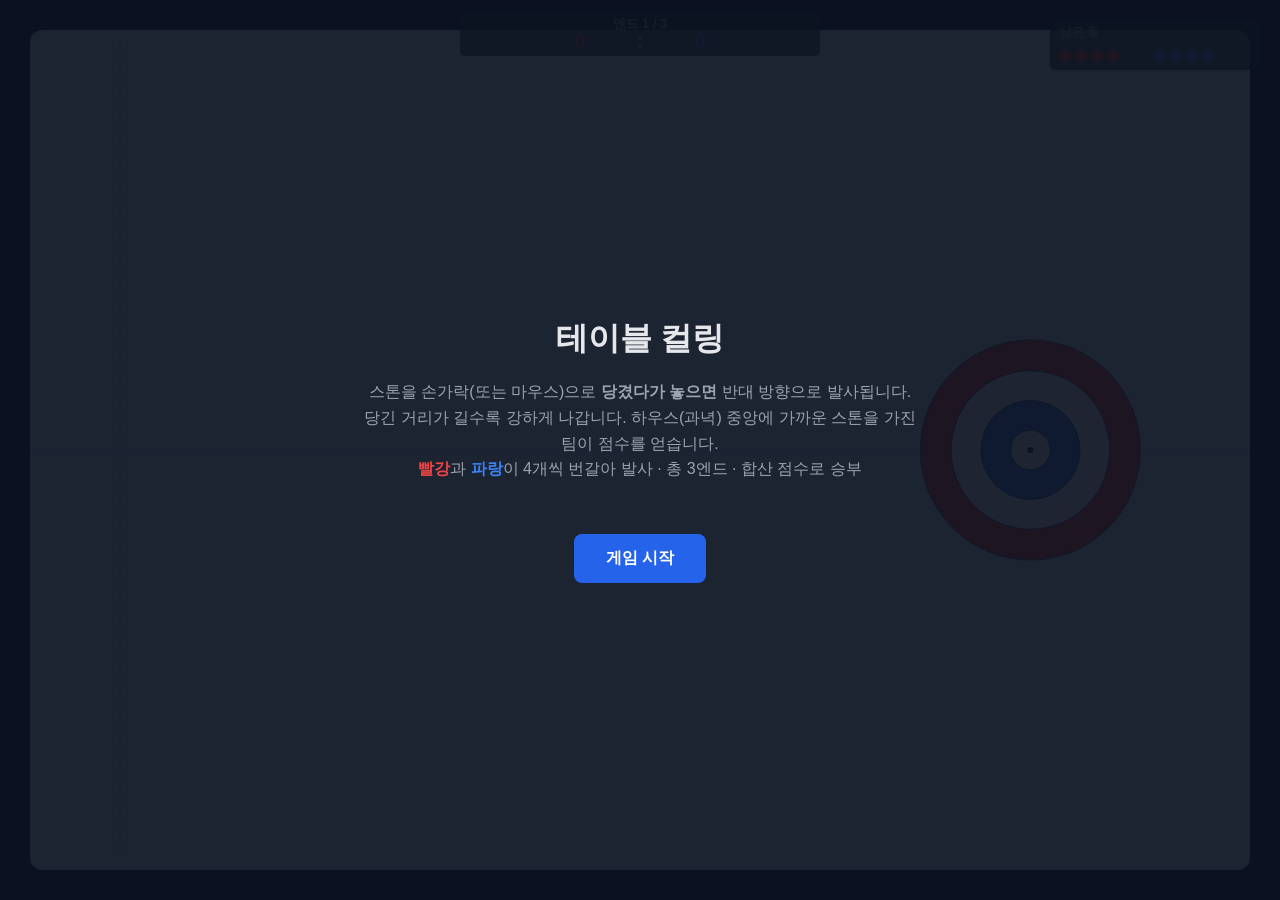
<file: curling/index.html>
<!DOCTYPE html>
<html lang="ko">
<head>
<meta charset="UTF-8">
<meta name="viewport" content="width=device-width, initial-scale=1.0, user-scalable=no, viewport-fit=cover">
<title>테이블 컬링</title>
<style>
  * { margin:0; padding:0; box-sizing:border-box; -webkit-tap-highlight-color:transparent; user-select:none; -webkit-user-select:none; }
  html, body { width:100%; height:100%; overflow:hidden; background:#0b1220; font-family:Pretendard,-apple-system,sans-serif; color:#e5e7eb; touch-action:none; }
  #game { position:absolute; inset:0; }
  canvas { display:block; width:100%; height:100%; touch-action:none; cursor:crosshair; }
  #rotateNotice { position:absolute; inset:0; display:none; align-items:center; justify-content:center; background:#0b1220; z-index:100; flex-direction:column; gap:16px; text-align:center; padding:20px; }
  #rotateNotice .ico { font-size:48px; }
  @media (orientation:portrait) { #rotateNotice { display:flex; } #game { display:none; } }
  #overlay { position:absolute; inset:0; display:none; align-items:center; justify-content:center; background:rgba(11,18,32,0.92); z-index:50; flex-direction:column; gap:18px; padding:20px; text-align:center; }
  #overlay.show { display:flex; }
  #overlay h1 { font-size:32px; font-weight:700; }
  #overlay p { font-size:16px; color:#9ca3af; max-width:560px; line-height:1.6; }
  #overlay button { background:#2563eb; color:white; border:none; padding:14px 32px; font-size:16px; font-weight:600; border-radius:8px; cursor:pointer; font-family:inherit; }
  #overlay button:hover { background:#1d4ed8; }
  #overlay .scoreboard { font-size:20px; color:#e5e7eb; margin:8px 0; }
  #overlay .red { color:#ef4444; font-weight:700; }
  #overlay .blue { color:#3b82f6; font-weight:700; }
</style>
</head>
<body>
<div id="rotateNotice">
  <div class="ico">⟳</div>
  <div style="font-size:18px;">가로 방향으로 돌려 주세요</div>
</div>
<div id="game">
  <canvas id="cv"></canvas>
</div>
<div id="overlay" class="show">
  <h1>테이블 컬링</h1>
  <p>
    스톤을 손가락(또는 마우스)으로 <b>당겼다가 놓으면</b> 반대 방향으로 발사됩니다.<br>
    당긴 거리가 길수록 강하게 나갑니다. 하우스(과녁) 중앙에 가까운 스톤을 가진 팀이 점수를 얻습니다.<br>
    <span class="red">빨강</span>과 <span class="blue">파랑</span>이 4개씩 번갈아 발사 · 총 3엔드 · 합산 점수로 승부
  </p>
  <div class="scoreboard" id="finalScore"></div>
  <button id="startBtn">게임 시작</button>
</div>
<script>
(function(){
  const cv = document.getElementById('cv');
  const ctx = cv.getContext('2d');
  const overlay = document.getElementById('overlay');
  const startBtn = document.getElementById('startBtn');
  const finalScore = document.getElementById('finalScore');

  let W=0, H=0, DPR=1;
  function resize(){
    DPR = window.devicePixelRatio || 1;
    W = window.innerWidth;
    H = window.innerHeight;
    cv.width = W*DPR; cv.height = H*DPR;
    cv.style.width = W+'px'; cv.style.height = H+'px';
    ctx.setTransform(DPR,0,0,DPR,0,0);
  }
  window.addEventListener('resize', resize);
  resize();

  // ========== CONFIG ==========
  const STONE_R = 22;
  const FRICTION = 0.988;        // 매 프레임 속도 감쇠
  const MIN_V = 0.05;            // 정지 임계
  const MAX_DRAG = 80;           // 풀파워 도달에 필요한 드래그 픽셀 (고정, 화면 무관)
  const MAX_POWER = 30;          // 풀파워 시 초기 속도 (px/frame)
  const WALL_REST = 0.72;        // 벽 반사 계수
  const STONES_PER_TEAM = 4;
  const ENDS_TOTAL = 3;

  // 빙판/하우스 좌표 (화면 비율에 따라 계산)
  function field(){
    const padX = 30, padY = 30;
    const left = padX;
    const right = W - padX;
    const top = padY;
    const bottom = H - padY;
    // 하우스 중앙: 오른쪽에서 20% 안쪽
    const houseX = right - (right-left)*0.18;
    const houseY = (top+bottom)/2;
    const houseOuterR = Math.min(110, Math.min(H, (right-left))*0.18);
    return {left,right,top,bottom,houseX,houseY,houseOuterR};
  }

  // ========== STATE ==========
  let state = {
    stones: [],            // {x,y,vx,vy,team:'R'|'B',live:true}
    turn: 'R',             // 현재 팔
    end: 1,
    endStartTurn: 'R',     // 이번 엔드 선공
    remaining: { R: STONES_PER_TEAM, B: STONES_PER_TEAM },
    scores: { R: 0, B: 0 },
    endHistory: [],        // [{R,B}]
    phase: 'aim',          // aim | shoot | settle | endover | gameover
    current: null,         // 현재 발사 대기 돌
    drag: null,            // {sx,sy,cx,cy}
  };

  function newStartStone(){
    const f = field();
    const x = f.left + 60;
    const y = f.houseY + (Math.random()*40-20);
    return { x, y, vx:0, vy:0, team: state.turn, live:true };
  }

  function startGame(){
    state.stones = [];
    state.end = 1;
    state.endStartTurn = 'R';
    state.turn = 'R';
    state.remaining = { R: STONES_PER_TEAM, B: STONES_PER_TEAM };
    state.scores = { R: 0, B: 0 };
    state.endHistory = [];
    state.phase = 'aim';
    state.current = newStartStone();
    state.drag = null;
    overlay.classList.remove('show');
  }

  function startEnd(){
    state.stones = [];
    state.remaining = { R: STONES_PER_TEAM, B: STONES_PER_TEAM };
    // 점수 적은 팀이 선공 (동점이면 직전 선공 유지)
    if(state.scores.R < state.scores.B) state.endStartTurn = 'R';
    else if(state.scores.B < state.scores.R) state.endStartTurn = 'B';
    state.turn = state.endStartTurn;
    state.phase = 'aim';
    state.current = newStartStone();
    state.drag = null;
  }

  // ========== INPUT ==========
  function getPoint(e){
    if(e.touches && e.touches.length) return {x:e.touches[0].clientX, y:e.touches[0].clientY};
    if(e.changedTouches && e.changedTouches.length) return {x:e.changedTouches[0].clientX, y:e.changedTouches[0].clientY};
    return {x:e.clientX, y:e.clientY};
  }

  function onDown(e){
    e.preventDefault();
    if(state.phase !== 'aim' || !state.current) return;
    const p = getPoint(e);
    state.drag = { sx: state.current.x, sy: state.current.y, cx: p.x, cy: p.y };
  }
  function onMove(e){
    if(!state.drag) return;
    e.preventDefault();
    const p = getPoint(e);
    state.drag.cx = p.x; state.drag.cy = p.y;
  }
  function onUp(e){
    if(!state.drag) return;
    e.preventDefault();
    const p = getPoint(e);
    state.drag.cx = p.x; state.drag.cy = p.y;
    // 발사: 드래그 = (current - start), 발사 방향 = (start - current) 의 정규화
    const dx = state.drag.sx - state.drag.cx;
    const dy = state.drag.sy - state.drag.cy;
    const dist = Math.hypot(dx, dy);
    state.drag = null;
    if(dist < 6 || !state.current) return; // 너무 짧으면 무시
    // 파워: ease-out
    const t = Math.min(1, dist / MAX_DRAG);
    const eased = 1 - Math.pow(1 - t, 1.4);
    const power = eased * MAX_POWER;
    const ux = dx / dist, uy = dy / dist;
    state.current.vx = ux * power;
    state.current.vy = uy * power;
    state.stones.push(state.current);
    state.current = null;
    state.phase = 'shoot';
  }

  cv.addEventListener('mousedown', onDown);
  window.addEventListener('mousemove', onMove);
  window.addEventListener('mouseup', onUp);
  cv.addEventListener('touchstart', onDown, {passive:false});
  cv.addEventListener('touchmove', onMove, {passive:false});
  cv.addEventListener('touchend', onUp, {passive:false});
  cv.addEventListener('touchcancel', onUp, {passive:false});

  // ========== PHYSICS ==========
  function step(){
    const f = field();
    // 위치 갱신 + 벽 반사 + 마찰
    for(const s of state.stones){
      if(!s.live) continue;
      s.x += s.vx; s.y += s.vy;
      // 위/아래 벽
      if(s.y - STONE_R < f.top){ s.y = f.top + STONE_R; s.vy = -s.vy * WALL_REST; }
      if(s.y + STONE_R > f.bottom){ s.y = f.bottom - STONE_R; s.vy = -s.vy * WALL_REST; }
      // 왼쪽 벽 (반사)
      if(s.x - STONE_R < f.left){ s.x = f.left + STONE_R; s.vx = -s.vx * WALL_REST; }
      // 오른쪽 끝선 통과 → 아웃
      if(s.x - STONE_R > f.right){ s.live = false; continue; }
      s.vx *= FRICTION; s.vy *= FRICTION;
      if(Math.abs(s.vx) < MIN_V) s.vx = 0;
      if(Math.abs(s.vy) < MIN_V) s.vy = 0;
    }
    // 충돌
    for(let i=0;i<state.stones.length;i++){
      const a = state.stones[i]; if(!a.live) continue;
      for(let j=i+1;j<state.stones.length;j++){
        const b = state.stones[j]; if(!b.live) continue;
        const dx = b.x - a.x, dy = b.y - a.y;
        const d = Math.hypot(dx,dy);
        const minD = STONE_R*2;
        if(d < minD && d > 0.0001){
          const nx = dx/d, ny = dy/d;
          const overlap = (minD - d) / 2;
          a.x -= nx*overlap; a.y -= ny*overlap;
          b.x += nx*overlap; b.y += ny*overlap;
          // 1D 탄성충돌 (질량 동일)
          const va = a.vx*nx + a.vy*ny;
          const vb = b.vx*nx + b.vy*ny;
          const diff = vb - va;
          a.vx += diff*nx; a.vy += diff*ny;
          b.vx -= diff*nx; b.vy -= diff*ny;
        }
      }
    }
    // 모두 정지?
    if(state.phase === 'shoot'){
      let moving = false;
      for(const s of state.stones){ if(s.live && (s.vx!==0 || s.vy!==0)){ moving = true; break; } }
      if(!moving){
        // 다음 턴 준비
        state.remaining[state.turn]--;
        // 턴 교대
        state.turn = (state.turn === 'R') ? 'B' : 'R';
        // 남은 돌이 없는 팀은 스킵
        if(state.remaining.R + state.remaining.B === 0){
          endOfEnd();
        } else {
          if(state.remaining[state.turn] === 0){
            state.turn = (state.turn === 'R') ? 'B' : 'R';
          }
          state.current = newStartStone();
          state.phase = 'aim';
        }
      }
    }
  }

  function endOfEnd(){
    // 점수 계산: 하우스 안에서 중앙에 가장 가까운 돌의 팀이,
    // 상대 최근접 돌보다 가까운 자기 돌 수만큼 득점
    const f = field();
    const inHouse = state.stones.filter(s => s.live && Math.hypot(s.x-f.houseX, s.y-f.houseY) <= f.houseOuterR + STONE_R*0.6);
    let rScore = 0, bScore = 0;
    if(inHouse.length){
      inHouse.sort((a,b)=>Math.hypot(a.x-f.houseX,a.y-f.houseY) - Math.hypot(b.x-f.houseX,b.y-f.houseY));
      const winnerTeam = inHouse[0].team;
      // 상대 팀 최근접 거리
      const oppNearest = inHouse.find(s => s.team !== winnerTeam);
      const cutoff = oppNearest ? Math.hypot(oppNearest.x-f.houseX, oppNearest.y-f.houseY) : Infinity;
      let pts = 0;
      for(const s of inHouse){
        if(s.team !== winnerTeam) break;
        const d = Math.hypot(s.x-f.houseX, s.y-f.houseY);
        if(d < cutoff) pts++;
      }
      if(winnerTeam === 'R') rScore = pts; else bScore = pts;
    }
    state.scores.R += rScore;
    state.scores.B += bScore;
    state.endHistory.push({R:rScore, B:bScore});
    state.phase = 'endover';
    state.endOverTimer = 120; // 2초간 결과 표시
    state.endResult = {R:rScore, B:bScore};
  }

  function nextEndOrGame(){
    if(state.end >= ENDS_TOTAL){
      state.phase = 'gameover';
      showGameOver();
    } else {
      state.end++;
      startEnd();
    }
  }

  function showGameOver(){
    let txt = `최종: <span class="red">RED ${state.scores.R}</span> : <span class="blue">${state.scores.B} BLUE</span><br>`;
    if(state.scores.R > state.scores.B) txt += '<b class="red">RED 승리!</b>';
    else if(state.scores.B > state.scores.R) txt += '<b class="blue">BLUE 승리!</b>';
    else txt += '<b>무승부</b>';
    finalScore.innerHTML = txt;
    overlay.classList.add('show');
    startBtn.textContent = '다시 시작';
  }

  // ========== RENDER ==========
  function draw(){
    const f = field();
    // 배경 빙판
    ctx.fillStyle = '#0b1220';
    ctx.fillRect(0,0,W,H);
    // 빙판 영역
    ctx.fillStyle = '#e0f2fe';
    roundRect(f.left, f.top, f.right-f.left, f.bottom-f.top, 14);
    ctx.fill();
    // 빙판 가로선
    ctx.strokeStyle = '#bae6fd';
    ctx.lineWidth = 1;
    ctx.beginPath();
    ctx.moveTo(f.left, (f.top+f.bottom)/2);
    ctx.lineTo(f.right, (f.top+f.bottom)/2);
    ctx.stroke();
    // 발사선 (시작 위치)
    ctx.strokeStyle = '#94a3b8';
    ctx.setLineDash([6,6]);
    ctx.beginPath();
    ctx.moveTo(f.left + 90, f.top + 12);
    ctx.lineTo(f.left + 90, f.bottom - 12);
    ctx.stroke();
    ctx.setLineDash([]);
    // 하우스(과녁)
    const ringColors = ['#ef4444', '#ffffff', '#3b82f6', '#ffffff'];
    const ringRatios = [1.0, 0.72, 0.45, 0.18];
    for(let i=0;i<ringRatios.length;i++){
      ctx.fillStyle = ringColors[i];
      ctx.beginPath();
      ctx.arc(f.houseX, f.houseY, f.houseOuterR * ringRatios[i], 0, Math.PI*2);
      ctx.fill();
      ctx.strokeStyle = '#475569';
      ctx.lineWidth = 1;
      ctx.stroke();
    }
    // 중앙점
    ctx.fillStyle = '#0f172a';
    ctx.beginPath();
    ctx.arc(f.houseX, f.houseY, 3, 0, Math.PI*2);
    ctx.fill();

    // 돌
    for(const s of state.stones){
      if(!s.live) continue;
      drawStone(s.x, s.y, s.team, 1);
    }
    // 발사 대기 돌
    if(state.current){
      drawStone(state.current.x, state.current.y, state.current.team, 1);
      // 펄스
      ctx.strokeStyle = (state.current.team === 'R') ? 'rgba(239,68,68,0.4)' : 'rgba(59,130,246,0.4)';
      ctx.lineWidth = 2;
      const pulse = STONE_R + 6 + Math.sin(Date.now()/200)*3;
      ctx.beginPath();
      ctx.arc(state.current.x, state.current.y, pulse, 0, Math.PI*2);
      ctx.stroke();
    }

    // 드래그 인디케이터
    if(state.drag && state.current){
      const sx = state.drag.sx, sy = state.drag.sy;
      const cx = state.drag.cx, cy = state.drag.cy;
      const dx = sx - cx, dy = sy - cy;
      const dist = Math.hypot(dx,dy);
      const t = Math.min(1, dist / MAX_DRAG);
      const eased = 1 - Math.pow(1 - t, 1.4);
      // 보조선: 손가락 위치까지
      ctx.strokeStyle = 'rgba(148,163,184,0.5)';
      ctx.setLineDash([4,4]);
      ctx.lineWidth = 1;
      ctx.beginPath();
      ctx.moveTo(sx, sy); ctx.lineTo(cx, cy);
      ctx.stroke();
      ctx.setLineDash([]);
      // 발사 방향 화살표 (반대 방향)
      if(dist > 4){
        const ux = dx/dist, uy = dy/dist;
        const arrowLen = 30 + eased * 180;
        const ex = sx + ux * arrowLen;
        const ey = sy + uy * arrowLen;
        const col = eased >= 0.999 ? '#ef4444' : (eased > 0.7 ? '#f59e0b' : (eased > 0.35 ? '#facc15' : '#22c55e'));
        ctx.strokeStyle = col;
        ctx.lineWidth = 5;
        ctx.lineCap = 'round';
        ctx.beginPath();
        ctx.moveTo(sx, sy); ctx.lineTo(ex, ey);
        ctx.stroke();
        // 화살촉
        const ah = 14;
        const angle = Math.atan2(uy, ux);
        ctx.beginPath();
        ctx.moveTo(ex, ey);
        ctx.lineTo(ex - ah*Math.cos(angle - Math.PI/6), ey - ah*Math.sin(angle - Math.PI/6));
        ctx.lineTo(ex - ah*Math.cos(angle + Math.PI/6), ey - ah*Math.sin(angle + Math.PI/6));
        ctx.closePath();
        ctx.fillStyle = col;
        ctx.fill();
      }
      // 파워 게이지 (좌상단)
      drawPowerGauge(eased);
    }

    // HUD
    drawHUD();

    // 엔드 결과 표시
    if(state.phase === 'endover'){
      const r = state.endResult;
      ctx.fillStyle = 'rgba(11,18,32,0.85)';
      ctx.fillRect(W/2-220, H/2-60, 440, 120);
      ctx.strokeStyle = '#475569';
      ctx.strokeRect(W/2-220, H/2-60, 440, 120);
      ctx.fillStyle = '#e5e7eb';
      ctx.font = 'bold 18px Pretendard,sans-serif';
      ctx.textAlign = 'center';
      ctx.fillText(`엔드 ${state.end} 결과`, W/2, H/2-20);
      ctx.font = 'bold 22px Pretendard,sans-serif';
      let scorer = '';
      if(r.R > 0) { ctx.fillStyle = '#ef4444'; scorer = `RED +${r.R}`; }
      else if(r.B > 0) { ctx.fillStyle = '#3b82f6'; scorer = `BLUE +${r.B}`; }
      else { ctx.fillStyle = '#9ca3af'; scorer = '무득점'; }
      ctx.fillText(scorer, W/2, H/2+10);
      ctx.fillStyle = '#9ca3af';
      ctx.font = '13px Pretendard,sans-serif';
      ctx.fillText(`누적: RED ${state.scores.R} : ${state.scores.B} BLUE`, W/2, H/2+38);
      ctx.textAlign = 'left';
      state.endOverTimer--;
      if(state.endOverTimer <= 0){
        nextEndOrGame();
      }
    }
  }

  function drawStone(x,y,team,alpha){
    const main = (team === 'R') ? '#ef4444' : '#3b82f6';
    const dark = (team === 'R') ? '#991b1b' : '#1e40af';
    ctx.globalAlpha = alpha;
    // 그림자
    ctx.fillStyle = 'rgba(0,0,0,0.18)';
    ctx.beginPath(); ctx.arc(x+2, y+3, STONE_R, 0, Math.PI*2); ctx.fill();
    // 외곽 링
    ctx.fillStyle = dark;
    ctx.beginPath(); ctx.arc(x, y, STONE_R, 0, Math.PI*2); ctx.fill();
    // 본체
    ctx.fillStyle = main;
    ctx.beginPath(); ctx.arc(x, y, STONE_R-4, 0, Math.PI*2); ctx.fill();
    // 손잡이(상단 하이라이트)
    ctx.fillStyle = 'rgba(255,255,255,0.35)';
    ctx.beginPath(); ctx.arc(x-5, y-6, STONE_R*0.35, 0, Math.PI*2); ctx.fill();
    // 중앙 점
    ctx.fillStyle = dark;
    ctx.beginPath(); ctx.arc(x, y, 4, 0, Math.PI*2); ctx.fill();
    ctx.globalAlpha = 1;
  }

  function drawPowerGauge(p){
    const x = 20, y = 20, w = 220, h = 22;
    ctx.fillStyle = 'rgba(15,23,42,0.7)';
    roundRect(x,y,w,h,5); ctx.fill();
    const col = p >= 0.999 ? '#ef4444' : (p > 0.7 ? '#f59e0b' : (p > 0.35 ? '#facc15' : '#22c55e'));
    ctx.fillStyle = col;
    roundRect(x+2,y+2,(w-4)*p, h-4, 4); ctx.fill();
    ctx.fillStyle = '#fff';
    ctx.font = 'bold 12px Pretendard,sans-serif';
    ctx.textAlign = 'left';
    ctx.fillText(`POWER ${Math.round(p*100)}%${p>=0.999?'  MAX':''}`, x+8, y+15);
  }

  function drawHUD(){
    // 상단 중앙: 엔드 / 점수
    ctx.fillStyle = 'rgba(15,23,42,0.7)';
    roundRect(W/2-180, 12, 360, 44, 6); ctx.fill();
    ctx.textAlign = 'center';
    ctx.font = 'bold 13px Pretendard,sans-serif';
    ctx.fillStyle = '#9ca3af';
    ctx.fillText(`엔드 ${state.end} / ${ENDS_TOTAL}`, W/2, 28);
    ctx.font = 'bold 20px Pretendard,sans-serif';
    ctx.fillStyle = '#ef4444';
    ctx.fillText(`${state.scores.R}`, W/2-60, 48);
    ctx.fillStyle = '#e5e7eb';
    ctx.fillText(':', W/2, 48);
    ctx.fillStyle = '#3b82f6';
    ctx.fillText(`${state.scores.B}`, W/2+60, 48);
    ctx.textAlign = 'left';

    // 우상단: 남은 돌
    const rx = W - 230, ry = 20;
    ctx.fillStyle = 'rgba(15,23,42,0.7)';
    roundRect(rx, ry, 210, 50, 6); ctx.fill();
    ctx.font = 'bold 12px Pretendard,sans-serif';
    ctx.fillStyle = '#9ca3af';
    ctx.fillText('남은 돌', rx+10, ry+16);
    // RED
    for(let i=0;i<STONES_PER_TEAM;i++){
      ctx.beginPath();
      ctx.arc(rx+15+i*16, ry+36, 6, 0, Math.PI*2);
      ctx.fillStyle = i < state.remaining.R ? '#ef4444' : '#374151';
      ctx.fill();
    }
    // BLUE
    for(let i=0;i<STONES_PER_TEAM;i++){
      ctx.beginPath();
      ctx.arc(rx+110+i*16, ry+36, 6, 0, Math.PI*2);
      ctx.fillStyle = i < state.remaining.B ? '#3b82f6' : '#374151';
      ctx.fill();
    }

    // 현재 턴 표시
    if(state.phase === 'aim' && state.current){
      const tx = 20, ty = H - 50;
      ctx.fillStyle = 'rgba(15,23,42,0.7)';
      roundRect(tx, ty, 280, 36, 6); ctx.fill();
      ctx.fillStyle = state.turn === 'R' ? '#ef4444' : '#3b82f6';
      ctx.font = 'bold 14px Pretendard,sans-serif';
      ctx.fillText(`${state.turn === 'R' ? 'RED' : 'BLUE'} 차례 — 당겨서 발사`, tx+12, ty+22);
    }
  }

  function roundRect(x,y,w,h,r){
    ctx.beginPath();
    ctx.moveTo(x+r,y);
    ctx.lineTo(x+w-r,y); ctx.quadraticCurveTo(x+w,y,x+w,y+r);
    ctx.lineTo(x+w,y+h-r); ctx.quadraticCurveTo(x+w,y+h,x+w-r,y+h);
    ctx.lineTo(x+r,y+h); ctx.quadraticCurveTo(x,y+h,x,y+h-r);
    ctx.lineTo(x,y+r); ctx.quadraticCurveTo(x,y,x+r,y);
    ctx.closePath();
  }

  // ========== LOOP ==========
  function loop(){
    step();
    draw();
    requestAnimationFrame(loop);
  }

  startBtn.addEventListener('click', startGame);
  // 초기 정지 상태로도 뭔가 그려지게
  state.current = null;
  loop();
})();
</script>
</body>
</html>
</file>
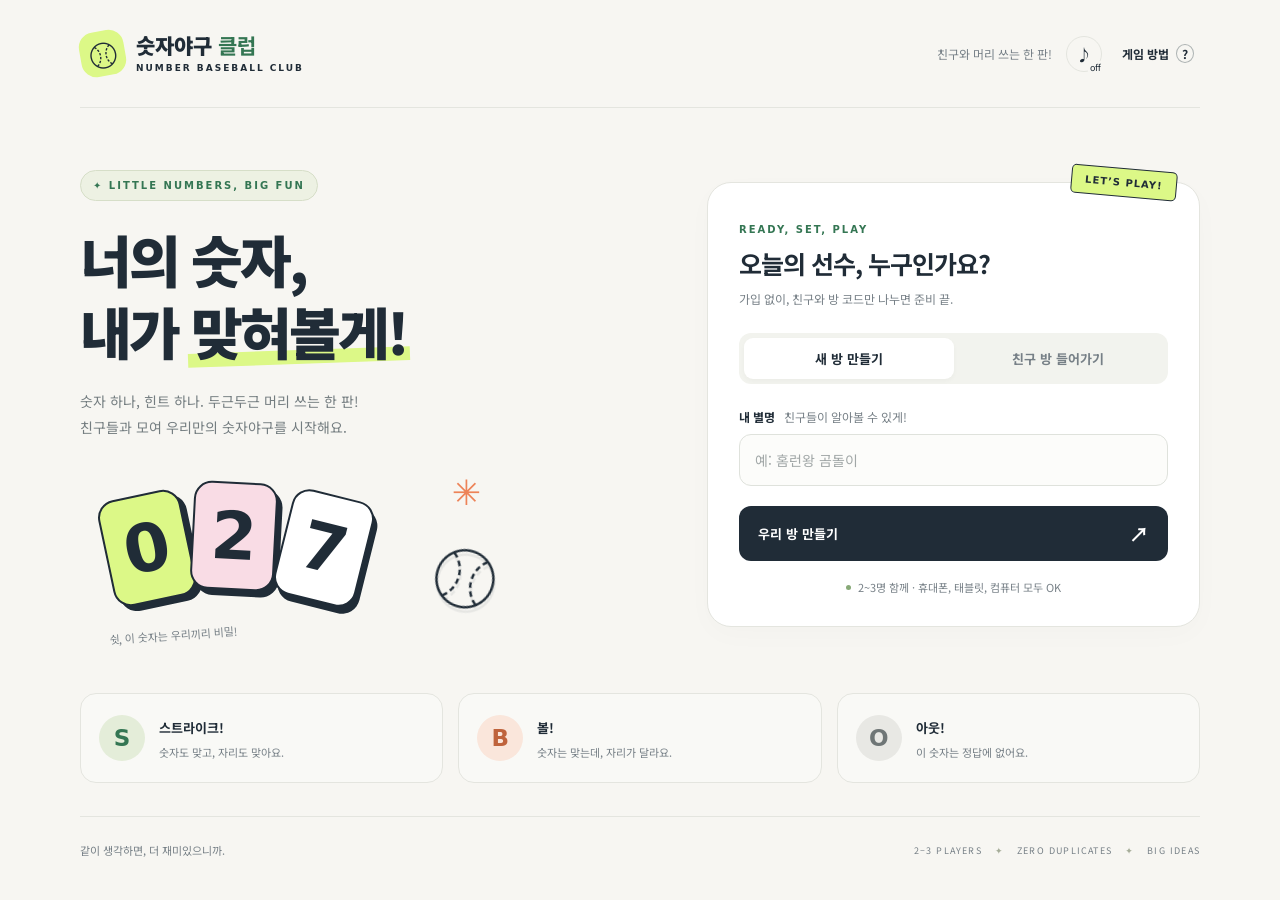
<file: number-baseball/index.html>
<!doctype html>
<html lang="ko">
<head>
  <meta charset="utf-8">
  <meta name="viewport" content="width=device-width, initial-scale=1">
  <meta name="theme-color" content="#f7f6f2">
  <meta name="description" content="친구와 함께하는 숫자 추리 한 판! 2~3명이 방 코드로 모이는 실시간 숫자야구.">
  <title>숫자야구 클럽 — 친구와 머리 쓰는 한 판!</title>
  <link rel="icon" href="data:image/svg+xml,%3Csvg xmlns='http://www.w3.org/2000/svg' viewBox='0 0 64 64'%3E%3Crect width='64' height='64' rx='20' fill='%23dcf887'/%3E%3Ctext x='32' y='46' text-anchor='middle' font-size='44'%3E⚾%3C/text%3E%3C/svg%3E">
  <link rel="stylesheet" href="styles.css">
  <script defer src="vendor/mqtt.min.js"></script>
  <script type="module" src="app.js"></script>
</head>
<body>
  <div class="shell">
    <header class="header">
      <a class="brand" href="./" aria-label="숫자야구 클럽 처음으로"><span class="brand-ball">⚾</span><span>숫자야구 <b>클럽</b><small>NUMBER BASEBALL CLUB</small></span></a>
      <div class="header-actions"><span class="connection" id="connection">친구와 머리 쓰는 한 판!</span><button class="icon-button" id="sound" aria-label="효과음 켜기" title="효과음 켜기">♪<span class="sound-off">off</span></button><button class="help-button" id="help">게임 방법 <span>?</span></button></div>
    </header>
    <main id="app"></main>
    <footer><span>같이 생각하면, 더 재미있으니까.</span><span>2–3 PLAYERS <i>✦</i> ZERO DUPLICATES <i>✦</i> BIG IDEAS</span></footer>
  </div>
  <div id="toast" role="status" aria-live="polite"></div>
  <dialog id="rules"><form method="dialog"><div class="section-top"><span class="eyebrow">HOW TO PLAY</span><button class="icon-button" aria-label="설명 닫기">✕</button></div><h2>숫자 속 힌트를 찾아라!</h2><p>0부터 9까지, <b>겹치지 않는 3자리 또는 4자리</b> 숫자를 맞혀요. 맨 앞에 0이 와도 괜찮아요.</p><div class="rule-example">정답이 <b>012</b>일 때 <b>021</b>을 던지면?<div><span class="pill strike">1 스트라이크</span> <span class="pill ball">2 볼</span></div></div><ul class="rules-list"><li><b class="text-green">S · 스트라이크</b> 숫자도, 자리도 딱 맞아요.</li><li><b class="text-orange">B · 볼</b> 숫자는 있지만 자리가 달라요.</li><li><b>OUT · 아웃</b> 맞는 숫자가 하나도 없어요.</li></ul><p><b>각자 출제</b> · 각자의 비밀 숫자를 정해요. 다른 친구 모두의 숫자를 먼저 맞히면 승리! 내 숫자가 들켜도 계속 도전할 수 있어요.</p><p><b>공통 정답</b> · 무작위로 정한 같은 숫자를 함께 맞혀요. 가장 먼저 맞힌 친구가 이겨요.</p><p><b>스피드 대전</b> · 동시에 자유롭게 추측해요. 한 번 던진 뒤 1.2초 동안 생각할 시간을 가져요.</p><p><b>턴제 대전</b> · 45초씩 돌아가며 한 번 추측해요. 시간이 지나면 다음 친구 차례! 먼저 목표를 달성하면 이겨요.</p><p class="muted">모든 추측과 결과는 함께 봐요. 친구가 찾은 힌트도 잘 살펴보세요. 다음 경기는 시작 순서가 바뀌어요.</p><button class="button primary full">좋아, 이해했어! <span>↗</span></button></form></dialog>
  <dialog id="leave-dialog"><h2>방에서 나갈까요?</h2><p id="leave-message"></p><div class="button-row"><button class="button secondary" id="stay">계속 하기</button><button class="button primary" id="confirm-leave">나가기</button></div></dialog>
  <noscript>이 게임은 JavaScript를 켜야 즐길 수 있어요.</noscript>
</body>
</html>
</file>
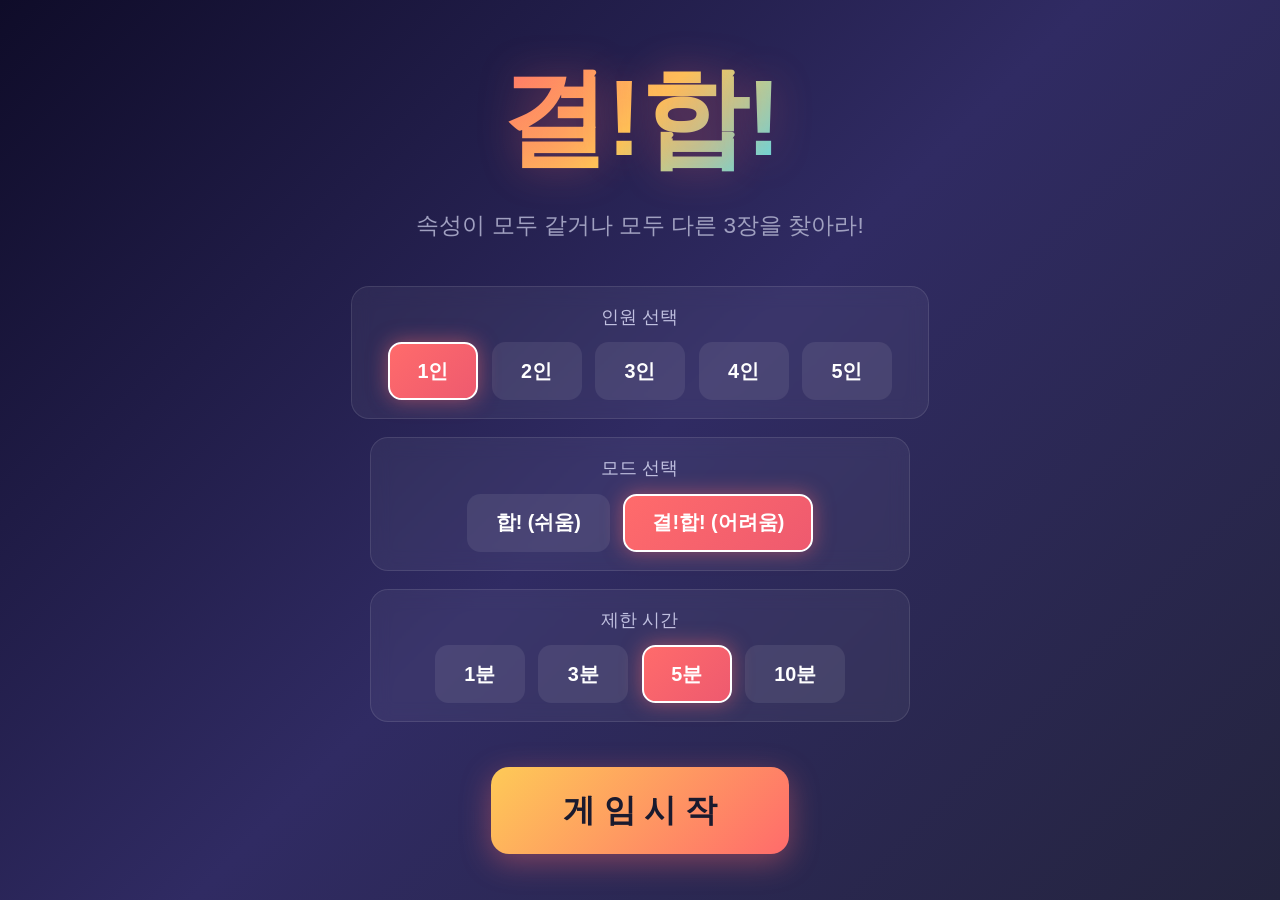
<file: sameordiff/index.html>
<!DOCTYPE html>
<html lang="ko">
<head>
<meta charset="UTF-8">
<meta name="viewport" content="width=device-width, initial-scale=1.0, user-scalable=no, maximum-scale=1.0">
<title>결!합! - 지니어스 게임</title>
<style>
  * { box-sizing: border-box; margin: 0; padding: 0; -webkit-tap-highlight-color: transparent; }
  html, body {
    width: 100%; height: 100%; overflow: hidden;
    font-family: 'Pretendard', -apple-system, BlinkMacSystemFont, 'Segoe UI', sans-serif;
    background: linear-gradient(135deg, #0f0c29 0%, #302b63 50%, #24243e 100%);
    color: #f5f5f5; user-select: none; touch-action: manipulation;
  }
  button { font-family: inherit; cursor: pointer; border: none; outline: none; }

  /* ===== 시작 화면 ===== */
  #screen-start {
    position: fixed; inset: 0; display: flex; flex-direction: column;
    align-items: center; justify-content: center; gap: 2vmin; padding: 4vmin;
    overflow-y: auto;
  }
  #screen-start h1 {
    font-size: 12vmin; font-weight: 900; letter-spacing: -0.02em;
    background: linear-gradient(135deg, #ff6b6b, #feca57, #48dbfb);
    -webkit-background-clip: text; background-clip: text; color: transparent;
    text-shadow: 0 0 40px rgba(255,107,107,0.3);
    animation: pulse 2s ease-in-out infinite;
  }
  @keyframes pulse {
    0%, 100% { transform: scale(1); }
    50% { transform: scale(1.03); }
  }
  #screen-start p.subtitle { font-size: 2.5vmin; color: #a0a0c0; margin-bottom: 3vmin; }
  .option-group {
    display: flex; flex-direction: column; align-items: center; gap: 1vmin;
    background: rgba(255,255,255,0.05); padding: 2vmin 4vmin; border-radius: 2vmin;
    backdrop-filter: blur(10px); border: 1px solid rgba(255,255,255,0.1);
    min-width: 60vmin;
  }
  .option-label { font-size: 2vmin; color: #c0c0e0; margin-bottom: 0.5vmin; }
  .btn-row { display: flex; gap: 1.5vmin; flex-wrap: wrap; justify-content: center; }
  .opt-btn {
    background: rgba(255,255,255,0.08); color: #fff; border: 2px solid transparent;
    padding: 1.5vmin 3vmin; border-radius: 1.5vmin; font-size: 2.2vmin; font-weight: 600;
    transition: all 0.2s; min-width: 10vmin;
  }
  .opt-btn:hover { background: rgba(255,255,255,0.15); transform: translateY(-2px); }
  .opt-btn.active {
    background: linear-gradient(135deg, #ff6b6b, #ee5a6f);
    border-color: #fff; box-shadow: 0 0 20px rgba(255,107,107,0.5);
  }
  #start-btn {
    margin-top: 3vmin; padding: 2.5vmin 8vmin; font-size: 3.5vmin; font-weight: 900;
    background: linear-gradient(135deg, #feca57, #ff6b6b);
    color: #1a1a2e; border-radius: 2vmin;
    box-shadow: 0 8px 30px rgba(255,107,107,0.4);
    transition: all 0.2s;
  }
  #start-btn:hover { transform: translateY(-3px) scale(1.05); box-shadow: 0 12px 40px rgba(255,107,107,0.6); }

  /* ===== 게임 화면 ===== */
  #screen-game { position: fixed; inset: 0; display: none; flex-direction: column; }
  #game-header {
    display: flex; justify-content: space-between; align-items: center;
    padding: 1vmin 2vmin; background: rgba(0,0,0,0.3);
    border-bottom: 1px solid rgba(255,255,255,0.1); z-index: 10;
  }
  #timer-display {
    font-size: 4vmin; font-weight: 900; font-variant-numeric: tabular-nums;
    padding: 0.5vmin 2vmin; border-radius: 1vmin;
    background: rgba(255,255,255,0.1);
  }
  #timer-display.warning { color: #feca57; animation: blink 0.5s infinite; }
  #timer-display.danger { color: #ff6b6b; animation: blink 0.3s infinite; }
  @keyframes blink { 50% { opacity: 0.5; } }
  #mode-display { font-size: 2.5vmin; font-weight: 700; color: #feca57; }
  #quit-btn {
    background: rgba(255,107,107,0.2); color: #ff6b6b; padding: 1vmin 2vmin;
    border-radius: 1vmin; font-size: 2vmin; font-weight: 600;
  }

  #teams-container {
    flex: 1; display: grid; gap: 2px; background: rgba(255,255,255,0.1);
    overflow: hidden;
  }
  .team-panel {
    background: linear-gradient(180deg, rgba(20,15,45,0.8), rgba(40,30,70,0.8));
    display: flex; flex-direction: column; padding: 1.5vmin; overflow: hidden;
    position: relative;
  }
  .team-header {
    display: flex; justify-content: space-between; align-items: center;
    padding: 1vmin 1.5vmin; background: rgba(0,0,0,0.3);
    border-radius: 1vmin; margin-bottom: 1vmin; flex-shrink: 0;
  }
  .team-name { font-size: 2.8vmin; font-weight: 800; }
  .team-score {
    font-size: 3.5vmin; font-weight: 900; font-variant-numeric: tabular-nums;
    color: #feca57; text-shadow: 0 0 10px rgba(254,202,87,0.5);
    transition: transform 0.3s;
  }
  .team-score.pop { transform: scale(1.4); }

  /* Body split into board and info vertically */
  .team-body {
    flex: 1; display: flex; flex-direction: column; overflow: hidden; position: relative; gap: 1vmin;
  }
  
  /* Reverse layout when board is moved down */
  .team-body.reverse .board-wrapper { order: 2; }
  .team-body.reverse .info-wrapper { order: 1; }
  
  /* Keep board square */
  .board-wrapper {
    flex: 1; display: flex; justify-content: center; align-items: center; 
    overflow: hidden; position: relative;
    transition: all 0.3s ease;
  }
  .board {
    display: grid; grid-template-columns: repeat(3, 1fr); grid-template-rows: repeat(3, 1fr);
    gap: 1.2vmin; 
    width: 100%; max-width: 50vh; aspect-ratio: 1; /* Forced to be square */
    margin: 0 auto;
    transition: transform 0.2s ease; /* For size scaling and position */
  }

  .card {
    position: relative; border-radius: 1.5vmin; overflow: hidden;
    cursor: pointer; transition: transform 0.15s, box-shadow 0.15s;
    box-shadow: 0 4px 15px rgba(0,0,0,0.4);
    border: 3px solid transparent; background: #000;
  }
  .card:hover { transform: translateY(-3px); box-shadow: 0 8px 25px rgba(0,0,0,0.6); }
  .card.selected {
    border-color: #feca57;
    box-shadow: 0 0 30px rgba(254,202,87,0.8), inset 0 0 20px rgba(254,202,87,0.3);
    transform: scale(1.05);
  }
  .card.correct-flash { animation: correctFlash 0.6s ease-out; }
  @keyframes correctFlash {
    0%   { box-shadow: 0 0 0 0 rgba(72,219,251,0.8); transform: scale(1.05); }
    50%  { box-shadow: 0 0 40px 15px rgba(72,219,251,0.8); transform: scale(1.1); }
    100% { box-shadow: 0 0 0 0 rgba(72,219,251,0); transform: scale(1.05); }
  }
  .card.wrong-flash { animation: wrongShake 0.5s; }
  @keyframes wrongShake {
    0%, 100% { transform: translateX(0); }
    20%, 60% { transform: translateX(-8px); }
    40%, 80% { transform: translateX(8px); }
  }
  .card svg { width: 100%; height: 100%; display: block; }
  .ripple {
    position: absolute; border-radius: 50%;
    background: rgba(255,255,255,0.6); transform: scale(0);
    animation: rippleAnim 0.6s linear; pointer-events: none;
  }
  @keyframes rippleAnim {
    to { transform: scale(4); opacity: 0; }
  }

  .info-wrapper {
    display: flex; flex-direction: column; gap: 1vmin; 
    overflow: hidden; max-height: 40vh; /* Starts small, grows up to 40vh */
  }
  .gyeol-btn {
    padding: 1.5vmin; font-size: 2.5vmin; font-weight: 900;
    background: linear-gradient(135deg, #ff6b6b, #c0392b);
    color: #fff; border-radius: 1.2vmin; flex-shrink: 0;
    box-shadow: 0 4px 15px rgba(255,107,107,0.4);
    letter-spacing: 0.1em; transition: all 0.15s;
  }
  .gyeol-btn:hover { transform: translateY(-2px); box-shadow: 0 6px 20px rgba(255,107,107,0.6); }
  
  .found-label { font-size: 1.8vmin; color: #a0a0c0; font-weight: 600; flex-shrink: 0; }
  
  .found-list {
    overflow-y: auto; padding: 1vmin; background: rgba(0,0,0,0.25); border-radius: 1vmin;
    display: flex; flex-wrap: wrap; align-content: flex-start; gap: 1.5vmin 1vmin;
    min-height: 6vmin; /* Just enough for one row initially */
  }
  .found-list::-webkit-scrollbar { width: 6px; }
  .found-list::-webkit-scrollbar-thumb { background: rgba(255,255,255,0.2); border-radius: 3px; }
  
  .found-set { 
    display: flex; gap: 0.5vmin; background: rgba(255,255,255,0.1); padding: 0.5vmin; border-radius: 0.8vmin;
  }
  .found-set .mini-card {
    width: 3.5vmin; height: 3.5vmin; border-radius: 0.5vmin; overflow: hidden;
    box-shadow: 0 2px 5px rgba(0,0,0,0.3); background: #000;
    animation: foundPop 0.4s ease-out;
  }
  @keyframes foundPop {
    0% { transform: scale(0) rotate(-180deg); opacity: 0; }
    100% { transform: scale(1) rotate(0); opacity: 1; }
  }
  .found-set .mini-card svg { width: 100%; height: 100%; }

  /* Sliders (Controls at the very bottom) */
  .team-controls {
    display: flex; flex-direction: column; gap: 0.5vmin; padding-top: 1vmin;
    border-top: 1px solid rgba(255,255,255,0.1); flex-shrink: 0;
  }
  .control-row {
    display: flex; align-items: center; justify-content: space-between; font-size: 1.8vmin; color: #c0c0c0;
  }
  .control-row input[type=range] {
    flex: 1; margin-left: 1vmin; height: 0.8vmin; appearance: none; background: rgba(255,255,255,0.2);
    border-radius: 0.4vmin; outline: none;
  }
  .control-row input[type=range]::-webkit-slider-thumb {
    appearance: none; width: 2.5vmin; height: 2.5vmin; border-radius: 50%;
    background: #feca57; cursor: pointer; box-shadow: 0 0 10px rgba(254,202,87,0.5);
  }

  /* 구분선 (팀 사이) */
  .team-panel:not(:last-child)::after {
    content: ''; position: absolute; right: -1px; top: 5%; bottom: 5%;
    width: 2px; background: linear-gradient(180deg, transparent, rgba(255,255,255,0.3), transparent);
  }

  /* ===== 결과 화면 ===== */
  #screen-result {
    position: fixed; inset: 0; display: none; flex-direction: column;
    align-items: center; justify-content: center; gap: 2vmin;
    background: rgba(0,0,0,0.85); backdrop-filter: blur(20px); z-index: 100;
  }
  #screen-result h2 {
    font-size: 8vmin; font-weight: 900;
    background: linear-gradient(135deg, #feca57, #ff6b6b);
    -webkit-background-clip: text; background-clip: text; color: transparent;
  }
  .result-list {
    display: flex; flex-direction: column; gap: 1.5vmin;
    min-width: 50vmin; max-width: 80vmin;
  }
  .result-row {
    display: flex; justify-content: space-between; align-items: center;
    padding: 2vmin 3vmin; background: rgba(255,255,255,0.1);
    border-radius: 1.5vmin; font-size: 3vmin; font-weight: 700;
    border-left: 6px solid transparent;
  }
  .result-row.rank-1 { border-left-color: #feca57; background: rgba(254,202,87,0.2); }
  .result-row.rank-2 { border-left-color: #c0c0c0; }
  .result-row.rank-3 { border-left-color: #cd7f32; }
  .result-row .rank { font-size: 4vmin; font-weight: 900; color: #feca57; }
  .result-row .score { color: #feca57; font-variant-numeric: tabular-nums; }
  .result-buttons { display: flex; gap: 2vmin; margin-top: 3vmin; }
  .result-buttons button {
    padding: 2vmin 4vmin; font-size: 2.5vmin; font-weight: 700;
    border-radius: 1.5vmin; transition: all 0.2s;
  }
  #again-btn { background: linear-gradient(135deg, #48dbfb, #0abde3); color: #fff; }
  #home-btn { background: rgba(255,255,255,0.1); color: #fff; }

  /* ===== 커스텀 모달 ===== */
  #custom-modal-overlay {
    position: fixed; inset: 0; background: rgba(0,0,0,0.7); backdrop-filter: blur(5px);
    display: none; align-items: center; justify-content: center; z-index: 300;
  }
  #custom-modal {
    background: linear-gradient(135deg, #1a1a2e, #16213e); border: 2px solid rgba(255,255,255,0.1);
    padding: 4vmin 6vmin; border-radius: 2vmin; text-align: center; box-shadow: 0 10px 40px rgba(0,0,0,0.8);
    display: flex; flex-direction: column; gap: 3vmin; min-width: 40vmin;
    animation: modalPop 0.3s ease-out;
  }
  @keyframes modalPop {
    from { transform: scale(0.8); opacity: 0; }
    to { transform: scale(1); opacity: 1; }
  }
  #modal-text { font-size: 3vmin; font-weight: 700; }
  .modal-btns { display: flex; gap: 2vmin; justify-content: center; }
  .modal-btns button {
    padding: 1.5vmin 4vmin; font-size: 2.5vmin; border-radius: 1vmin; font-weight: 700;
  }
  #modal-ok { background: #ff6b6b; color: #fff; }
  #modal-cancel { background: rgba(255,255,255,0.1); color: #fff; }


  /* 토스트 / 팝업 */
  .toast {
    position: fixed; left: 50%; top: 20%; transform: translateX(-50%);
    padding: 2vmin 4vmin; background: rgba(0,0,0,0.9); border-radius: 1.5vmin;
    font-size: 3vmin; font-weight: 800; z-index: 200;
    animation: toastFade 1.5s ease-out forwards; pointer-events: none;
  }
  .toast.success { color: #48dbfb; border: 2px solid #48dbfb; }
  .toast.fail { color: #ff6b6b; border: 2px solid #ff6b6b; }
  .toast.big-success { color: #feca57; border: 3px solid #feca57; font-size: 5vmin; }
  @keyframes toastFade {
    0% { opacity: 0; transform: translateX(-50%) translateY(-20px) scale(0.8); }
    20%, 80% { opacity: 1; transform: translateX(-50%) translateY(0) scale(1); }
    100% { opacity: 0; transform: translateX(-50%) translateY(-20px) scale(0.9); }
  }

  .score-popup {
    position: absolute; left: 50%; top: 50%; transform: translate(-50%, -50%);
    font-size: 8vmin; font-weight: 900; pointer-events: none; z-index: 50;
    animation: scorePopupAnim 1.2s ease-out forwards;
  }
  .score-popup.plus { color: #48dbfb; text-shadow: 0 0 20px #48dbfb; }
  .score-popup.minus { color: #ff6b6b; text-shadow: 0 0 20px #ff6b6b; }
  @keyframes scorePopupAnim {
    0% { opacity: 0; transform: translate(-50%, -20%) scale(0.5); }
    30% { opacity: 1; transform: translate(-50%, -50%) scale(1.2); }
    70% { opacity: 1; transform: translate(-50%, -80%) scale(1); }
    100% { opacity: 0; transform: translate(-50%, -120%) scale(0.8); }
  }
</style>
</head>
<body>

<!-- 시작 화면 -->
<div id="screen-start">
  <h1>결!합!</h1>
  <p class="subtitle">속성이 모두 같거나 모두 다른 3장을 찾아라!</p>

  <div class="option-group">
    <div class="option-label">인원 선택</div>
    <div class="btn-row" id="player-buttons">
      <button class="opt-btn" data-val="1">1인</button>
      <button class="opt-btn" data-val="2">2인</button>
      <button class="opt-btn" data-val="3">3인</button>
      <button class="opt-btn" data-val="4">4인</button>
      <button class="opt-btn" data-val="5">5인</button>
    </div>
  </div>

  <div class="option-group">
    <div class="option-label">모드 선택</div>
    <div class="btn-row" id="mode-buttons">
      <button class="opt-btn" data-val="hap">합! (쉬움)</button>
      <button class="opt-btn" data-val="gyeolhap">결!합! (어려움)</button>
    </div>
  </div>

  <div class="option-group">
    <div class="option-label">제한 시간</div>
    <div class="btn-row" id="time-buttons">
      <button class="opt-btn" data-val="60">1분</button>
      <button class="opt-btn" data-val="180">3분</button>
      <button class="opt-btn" data-val="300">5분</button>
      <button class="opt-btn" data-val="600">10분</button>
    </div>
  </div>

  <button id="start-btn">게 임 시 작</button>
</div>

<!-- 게임 화면 -->
<div id="screen-game">
  <div id="game-header">
    <div id="mode-display">모드</div>
    <div id="timer-display">05:00</div>
    <button id="quit-btn">그만두기</button>
  </div>
  <div id="teams-container"></div>
</div>

<!-- 결과 화면 -->
<div id="screen-result">
  <h2>🏆 게임 종료 🏆</h2>
  <div class="result-list" id="result-list"></div>
  <div class="result-buttons">
    <button id="again-btn">다시 하기</button>
    <button id="home-btn">처음으로</button>
  </div>
</div>

<!-- 모달 오버레이 -->
<div id="custom-modal-overlay">
  <div id="custom-modal">
    <div id="modal-text">게임을 종료하시겠습니까?</div>
    <div class="modal-btns">
      <button id="modal-ok">예</button>
      <button id="modal-cancel">아니오</button>
    </div>
  </div>
</div>

<script>
/* =====================================================
   결!합! 게임 로직 (Vanilla JS, single file)
   ===================================================== */

const SHAPES = ['circle', 'triangle', 'square'];
const BG_COLORS = ['#1a1a1a', '#888888', '#f0f0f0']; // 검정, 회색, 하양
const FG_COLORS = ['#e74c3c', '#f1c40f', '#3498db']; // 빨강, 노랑, 파랑

function generateAllCards() {
  const cards = [];
  for (let s = 0; s < 3; s++)
    for (let b = 0; b < 3; b++)
      for (let f = 0; f < 3; f++)
        cards.push({ shape: s, bg: b, fg: f });
  return cards;
}

function shuffle(arr) {
  const a = arr.slice();
  for (let i = a.length - 1; i > 0; i--) {
    const j = Math.floor(Math.random() * (i + 1));
    [a[i], a[j]] = [a[j], a[i]];
  }
  return a;
}

function isValidSet(a, b, c) {
  for (const attr of ['shape', 'bg', 'fg']) {
    const s = new Set([a[attr], b[attr], c[attr]]);
    if (s.size === 2) return false;
  }
  return true;
}

function findAllSets(board) {
  const sets = [];
  for (let i = 0; i < board.length; i++)
    for (let j = i + 1; j < board.length; j++)
      for (let k = j + 1; k < board.length; k++)
        if (isValidSet(board[i], board[j], board[k]))
          sets.push([i, j, k]);
  return sets;
}

function cardSVG(card) {
  const bg = BG_COLORS[card.bg];
  const fg = FG_COLORS[card.fg];
  const stroke = card.bg === 2 ? '#cccccc' : 'transparent';
  let shape = '';
  if (card.shape === 0) {
    shape = `<circle cx="50" cy="50" r="28" fill="${fg}"/>`;
  } else if (card.shape === 1) {
    shape = `<polygon points="50,20 80,78 20,78" fill="${fg}"/>`;
  } else {
    shape = `<rect x="22" y="22" width="56" height="56" fill="${fg}" rx="3"/>`;
  }
  return `<svg viewBox="0 0 100 100" preserveAspectRatio="xMidYMid meet">
    <rect width="100" height="100" fill="${bg}" stroke="${stroke}" stroke-width="1"/>
    ${shape}
  </svg>`;
}

let audioCtx = null;
function ensureAudio() {
  if (!audioCtx) {
    try { audioCtx = new (window.AudioContext || window.webkitAudioContext)(); }
    catch (e) { audioCtx = null; }
  }
  if (audioCtx && audioCtx.state === 'suspended') audioCtx.resume();
}
function playTone(freq, duration, type = 'sine', vol = 0.25, delay = 0) {
  if (!audioCtx) return;
  const t0 = audioCtx.currentTime + delay;
  const osc = audioCtx.createOscillator();
  const gain = audioCtx.createGain();
  osc.type = type;
  osc.frequency.setValueAtTime(freq, t0);
  gain.gain.setValueAtTime(0, t0);
  gain.gain.linearRampToValueAtTime(vol, t0 + 0.01);
  gain.gain.exponentialRampToValueAtTime(0.001, t0 + duration);
  osc.connect(gain); gain.connect(audioCtx.destination);
  osc.start(t0); osc.stop(t0 + duration + 0.05);
}
function sfxTap() { playTone(700, 0.06, 'square', 0.12); }
function sfxCorrect() {
  playTone(523, 0.12, 'sine', 0.25, 0);
  playTone(659, 0.12, 'sine', 0.25, 0.1);
  playTone(784, 0.25, 'sine', 0.25, 0.2);
}
function sfxWrong() {
  playTone(220, 0.15, 'sawtooth', 0.2, 0);
  playTone(165, 0.25, 'sawtooth', 0.2, 0.15);
}
function sfxFanfare() {
  [523, 659, 784, 1047, 1319].forEach((f, i) => {
    playTone(f, 0.18, 'triangle', 0.28, i * 0.09);
  });
}
function sfxTick() { playTone(1000, 0.05, 'square', 0.1); }
function sfxEnd() {
  playTone(440, 0.2, 'sine', 0.25, 0);
  playTone(330, 0.2, 'sine', 0.25, 0.18);
  playTone(220,  0.4, 'sine', 0.25, 0.36);
}

class Team {
  constructor(id, name, mode) {
    this.id = id;
    this.name = name;
    this.mode = mode;
    this.score = 0;
    this.deck = shuffle(generateAllCards());
    this.board = this.deck.splice(0, 9);
    this.selected = [];
    this.foundSets = [];
    this.el = null;
    this.locked = false;
    this.tableScale = 1;
    this.tableY = 0;
    
    // Hap 모드 무조건 정답이 있도록 강제
    if(this.mode === 'hap') this.ensureSetExists();
  }

  ensureSetExists() {
    let sets = findAllSets(this.board);
    if(sets.length > 0) return;
    
    // 조합이 없으면 합모드에서는 다시 섞어야 함
    let allRemaining = this.board.concat(this.deck);
    let tries = 0;
    while(tries < 100) {
      allRemaining = shuffle(allRemaining);
      let tempBoard = allRemaining.slice(0, 9);
      if(findAllSets(tempBoard).length > 0) {
        this.board = tempBoard;
        this.deck = allRemaining.slice(9);
        break;
      }
      tries++;
    }
  }

  boardSignature() {
    return this.board.map(c => `${c.shape}${c.bg}${c.fg}`).sort().join('|');
  }

  drawReplacement() {
    if (this.deck.length === 0) {
      const all = generateAllCards();
      const onBoard = new Set(this.board.map(c => `${c.shape}${c.bg}${c.fg}`));
      this.deck = shuffle(all.filter(c => !onBoard.has(`${c.shape}${c.bg}${c.fg}`)));
    }
    return this.deck.shift();
  }

  replaceCards(indices) {
    indices.forEach(i => { this.board[i] = this.drawReplacement(); });
    if(this.mode === 'hap') this.ensureSetExists();
  }

  refreshBoard() {
    const all = generateAllCards();
    this.deck = shuffle(all);
    this.board = this.deck.splice(0, 9);
    if(this.mode === 'hap') this.ensureSetExists();
    this.foundSets = [];
    this.selected = [];
  }

  setKey(cards) {
    return cards.map(c => `${c.shape}${c.bg}${c.fg}`).sort().join('|');
  }

  alreadyFound(cards) {
    return this.foundSets.some(s => s.key === this.setKey(cards));
  }
}

const game = {
  players: null, mode: null, timeLimit: null,
  teams: [], timerId: null, remaining: 0, running: false
};

function setupOptionButtons(groupId, onPick) {
  const group = document.getElementById(groupId);
  group.querySelectorAll('.opt-btn').forEach(btn => {
    btn.addEventListener('click', () => {
      ensureAudio();
      sfxTap();
      group.querySelectorAll('.opt-btn').forEach(b => b.classList.remove('active'));
      btn.classList.add('active');
      onPick(btn.dataset.val);
    });
  });
}
setupOptionButtons('player-buttons', v => game.players = parseInt(v));
setupOptionButtons('mode-buttons', v => game.mode = v);
setupOptionButtons('time-buttons', v => game.timeLimit = parseInt(v));

document.querySelector('#player-buttons .opt-btn[data-val="1"]').click();
document.querySelector('#mode-buttons .opt-btn[data-val="gyeolhap"]').click();
document.querySelector('#time-buttons .opt-btn[data-val="300"]').click();

document.getElementById('start-btn').addEventListener('click', () => {
  ensureAudio();
  sfxTap();
  if (!game.players || !game.mode || !game.timeLimit) {
    showToast('옵션을 모두 선택해 주세요!', 'fail');
    return;
  }
  startGame();
});

function startGame() {
  game.teams = [];
  const sigs = new Set();
  for (let i = 0; i < game.players; i++) {
    let t, tries = 0;
    do {
      t = new Team(i, game.players === 1 ? '나' : `팀 ${i + 1}`, game.mode);
      tries++;
    } while (sigs.has(t.boardSignature()) && tries < 10);
    sigs.add(t.boardSignature());
    game.teams.push(t);
  }

  document.getElementById('screen-start').style.display = 'none';
  document.getElementById('screen-result').style.display = 'none';
  document.getElementById('screen-game').style.display = 'flex';

  document.getElementById('mode-display').textContent =
    game.mode === 'hap' ? '🟢 합! 모드' : '🔴 결!합! 모드';

  renderTeams();
  startTimer();
  game.running = true;
}

function updateTeamStyle(team) {
  const boardEl = team.el.querySelector('.board');
  const bodyEl = team.el.querySelector('.team-body');
  
  boardEl.style.transform = `translateY(${team.tableY}%) scale(${team.tableScale})`;

  if (team.tableY > 10) {
    bodyEl.classList.add('reverse');
  } else {
    bodyEl.classList.remove('reverse');
  }
}

function renderTeams() {
  const container = document.getElementById('teams-container');
  container.innerHTML = '';
  container.style.gridTemplateColumns = `repeat(${game.players}, 1fr)`;

  game.teams.forEach(team => {
    const panel = document.createElement('div');
    panel.className = 'team-panel';
    panel.innerHTML = `
      <div class="team-header">
        <div class="team-name">${team.name}</div>
        <div class="team-score" data-team="${team.id}">0</div>
      </div>
      <div class="team-body">
        <div class="board-wrapper">
          <div class="board" data-team="${team.id}"></div>
        </div>
        ${game.mode === 'gyeolhap' ? `
        <div class="info-wrapper">
            <button class="gyeol-btn" data-team="${team.id}">결!</button>
            <div class="found-label">찾은 조합 <span class="found-count" data-team="${team.id}">0</span>개</div>
            <div class="found-list" data-team="${team.id}"></div>
        </div>
        ` : ''}
      </div>
      <div class="team-controls">
        <div class="control-row">
          <label>테이블 위치</label>
          <input type="range" class="pos-slider" min="-30" max="30" value="0">
        </div>
        <div class="control-row">
          <label>테이블 크기</label>
          <input type="range" class="size-slider" min="50" max="100" value="100">
        </div>
      </div>
    `;
    team.el = panel;
    container.appendChild(panel);

    const posSlider = panel.querySelector('.pos-slider');
    const sizeSlider = panel.querySelector('.size-slider');
    
    posSlider.addEventListener('input', (e) => {
      team.tableY = parseInt(e.target.value);
      updateTeamStyle(team);
    });
    
    sizeSlider.addEventListener('input', (e) => {
      team.tableScale = parseInt(e.target.value) / 100;
      updateTeamStyle(team);
    });

    renderBoard(team);

    if (game.mode === 'gyeolhap') {
      panel.querySelector('.gyeol-btn').addEventListener('click', (e) => {
        createRipple(e, panel.querySelector('.gyeol-btn'));
        handleGyeol(team);
      });
    }
  });
}

function renderBoard(team) {
  const boardEl = team.el.querySelector('.board');
  boardEl.innerHTML = '';
  team.board.forEach((card, idx) => {
    const cardEl = document.createElement('div');
    cardEl.className = 'card';
    cardEl.dataset.idx = idx;
    cardEl.innerHTML = cardSVG(card);
    if (team.selected.includes(idx)) cardEl.classList.add('selected');
    cardEl.addEventListener('click', (e) => {
      createRipple(e, cardEl);
      handleCardTap(team, idx, cardEl);
    });
    boardEl.appendChild(cardEl);
  });
}

function createRipple(e, el) {
  const rect = el.getBoundingClientRect();
  const size = Math.max(rect.width, rect.height);
  const x = (e.clientX || rect.left + rect.width / 2) - rect.left - size / 2;
  const y = (e.clientY || rect.top + rect.height / 2) - rect.top - size / 2;
  const ripple = document.createElement('span');
  ripple.className = 'ripple';
  ripple.style.width = ripple.style.height = size + 'px';
  ripple.style.left = x + 'px';
  ripple.style.top = y + 'px';
  el.appendChild(ripple);
  setTimeout(() => ripple.remove(), 600);
}

function handleCardTap(team, idx, cardEl) {
  if (!game.running || team.locked) return;
  ensureAudio();
  sfxTap();

  const sel = team.selected;
  const pos = sel.indexOf(idx);
  if (pos >= 0) {
    sel.splice(pos, 1);
    cardEl.classList.remove('selected');
    return;
  }
  if (sel.length >= 3) return;
  sel.push(idx);
  cardEl.classList.add('selected');

  if (sel.length === 3) {
    judge(team);
  }
}

function judge(team) {
  const cards = team.selected.map(i => team.board[i]);
  const valid = isValidSet(cards[0], cards[1], cards[2]);

  if (game.mode === 'gyeolhap' && valid && team.alreadyFound(cards)) {
    flashCards(team, team.selected, 'wrong-flash');
    sfxWrong();
    showPopup(team, '이미 찾음!', 'minus');
    setTimeout(() => {
      team.selected.forEach(i => {
        const el = team.el.querySelector(`.card[data-idx="${i}"]`);
        if (el) el.classList.remove('selected');
      });
      team.selected = [];
    }, 500);
    return;
  }

  if (valid) {
    team.score += 10;
    sfxCorrect();
    flashCards(team, team.selected, 'correct-flash');
    showPopup(team, '+10', 'plus');
    updateScore(team);

    if (game.mode === 'hap') {
      team.locked = true;
      setTimeout(() => {
        team.replaceCards(team.selected);
        team.selected = [];
        renderBoard(team);
        team.locked = false;
      }, 600);
    } else {
      team.foundSets.push({ key: team.setKey(cards), cards: cards.slice() });
      renderFoundList(team);
      setTimeout(() => {
        team.selected.forEach(i => {
          const el = team.el.querySelector(`.card[data-idx="${i}"]`);
          if (el) el.classList.remove('selected');
        });
        team.selected = [];
      }, 600);
    }
  } else {
    sfxWrong();
    flashCards(team, team.selected, 'wrong-flash');
    showPopup(team, '땡!', 'minus');
    setTimeout(() => {
      team.selected.forEach(i => {
        const el = team.el.querySelector(`.card[data-idx="${i}"]`);
        if (el) el.classList.remove('selected');
      });
      team.selected = [];
    }, 500);
  }
}

function flashCards(team, indices, cls) {
  indices.forEach(i => {
    const el = team.el.querySelector(`.card[data-idx="${i}"]`);
    if (el) {
      el.classList.add(cls);
      setTimeout(() => el.classList.remove(cls), 600);
    }
  });
}

function updateScore(team) {
  const el = team.el.querySelector('.team-score');
  el.textContent = team.score;
  el.classList.add('pop');
  setTimeout(() => el.classList.remove('pop'), 300);
}

function renderFoundList(team) {
  const list = team.el.querySelector('.found-list');
  const count = team.el.querySelector('.found-count');
  if (!list) return;
  count.textContent = team.foundSets.length;
  if (team.foundSets.length > list.children.length) {
    const s = team.foundSets[team.foundSets.length - 1];
    const setEl = document.createElement('div');
    setEl.className = 'found-set';
    setEl.innerHTML = s.cards.map(c => `<div class="mini-card">${cardSVG(c)}</div>`).join('');
    list.appendChild(setEl);
    list.scrollTop = list.scrollHeight;
  }
}

function handleGyeol(team) {
  if (!game.running || team.locked) return;
  ensureAudio();
  const remaining = findAllSets(team.board)
    .filter(idxSet => {
      const cards = idxSet.map(i => team.board[i]);
      return !team.alreadyFound(cards);
    });

  if (remaining.length === 0) {
    team.score += 30;
    sfxFanfare();
    showPopup(team, '+30 결!', 'plus');
    showToast(`${team.name} 결! 성공! +30점`, 'big-success');
    updateScore(team);
    team.locked = true;
    setTimeout(() => {
      team.refreshBoard();
      renderBoard(team);
      const list = team.el.querySelector('.found-list');
      if (list) list.innerHTML = '';
      const count = team.el.querySelector('.found-count');
      if (count) count.textContent = '0';
      team.locked = false;
    }, 1200);
  } else {
    team.score -= 10;
    sfxWrong();
    showPopup(team, '-10', 'minus');
    showToast(`${team.name} 결! 실패 -10점`, 'fail');
    updateScore(team);
  }
}

function showPopup(team, text, type) {
  const p = document.createElement('div');
  p.className = 'score-popup ' + type;
  p.textContent = text;
  team.el.appendChild(p);
  setTimeout(() => p.remove(), 1200);
}
function showToast(text, type = 'success') {
  const t = document.createElement('div');
  t.className = 'toast ' + type;
  t.textContent = text;
  document.body.appendChild(t);
  setTimeout(() => t.remove(), 1600);
}

function startTimer() {
  game.remaining = game.timeLimit;
  updateTimerDisplay();
  if (game.timerId) clearInterval(game.timerId);
  game.timerId = setInterval(() => {
    game.remaining--;
    updateTimerDisplay();
    if (game.remaining <= 10 && game.remaining > 0) sfxTick();
    if (game.remaining <= 0) {
      clearInterval(game.timerId);
      endGame();
    }
  }, 1000);
}
function updTimerClass(el) {
  el.classList.remove('warning', 'danger');
  if (game.remaining <= 10) el.classList.add('danger');
  else if (game.remaining <= 30) el.classList.add('warning');
}
function updateTimerDisplay() {
  const el = document.getElementById('timer-display');
  const m = Math.floor(game.remaining / 60);
  const s = game.remaining % 60;
  el.textContent = `${String(m).padStart(2, '0')}:${String(s).padStart(2, '0')}`;
  updTimerClass(el);
}

function endGame() {
  game.running = false;
  sfxEnd();
  const sorted = game.teams.slice().sort((a, b) => b.score - a.score);
  const list = document.getElementById('result-list');
  list.innerHTML = '';
  sorted.forEach((t, i) => {
    const row = document.createElement('div');
    row.className = 'result-row' + (i < 3 ? ' rank-' + (i + 1) : '');
    const medal = ['🥇', '🥈', '🥉'][i] || `${i + 1}위`;
    row.innerHTML = `
      <span class="rank">${medal}</span>
      <span class="name">${t.name}</span>
      <span class="score">${t.score}점</span>
    `;
    list.appendChild(row);
  });
  document.getElementById('screen-result').style.display = 'flex';
}

function openConfirmModal(msg, onConfirm) {
  const overlay = document.getElementById('custom-modal-overlay');
  const text = document.getElementById('modal-text');
  const okBtn = document.getElementById('modal-ok');
  const cancelBtn = document.getElementById('modal-cancel');
  
  text.textContent = msg;
  overlay.style.display = 'flex';
  
  const handleOk = () => {
    ensureAudio(); sfxTap();
    overlay.style.display = 'none';
    okBtn.removeEventListener('click', handleOk);
    cancelBtn.removeEventListener('click', handleCancel);
    onConfirm();
  };
  
  const handleCancel = () => {
    ensureAudio(); sfxTap();
    overlay.style.display = 'none';
    okBtn.removeEventListener('click', handleOk);
    cancelBtn.removeEventListener('click', handleCancel);
  };
  
  okBtn.addEventListener('click', handleOk);
  cancelBtn.addEventListener('click', handleCancel);
}

document.getElementById('quit-btn').addEventListener('click', () => {
  ensureAudio(); sfxTap();
  openConfirmModal('게임을 종료하시겠습니까?', () => {
    clearInterval(game.timerId);
    endGame();
  });
});

document.getElementById('again-btn').addEventListener('click', () => {
  ensureAudio(); sfxTap();
  startGame();
});

document.getElementById('home-btn').addEventListener('click', () => {
  ensureAudio(); sfxTap();
  clearInterval(game.timerId);
  document.getElementById('screen-game').style.display = 'none';
  document.getElementById('screen-result').style.display = 'none';
  document.getElementById('screen-start').style.display = 'flex';
});

document.addEventListener('gesturestart', e => e.preventDefault());
document.addEventListener('dblclick', e => e.preventDefault());

</script>
</body>
</html>
</file>
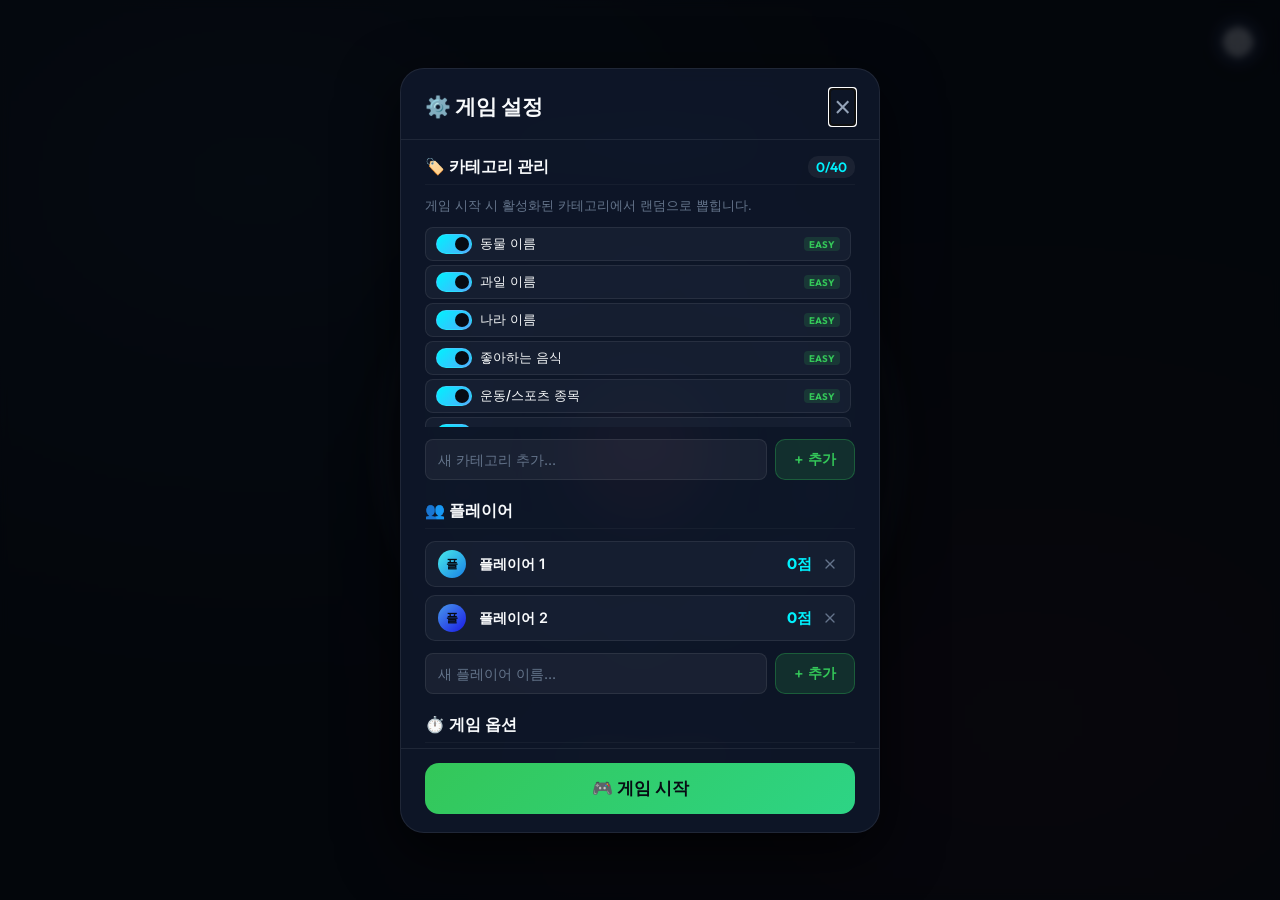
<file: tapple/index.html>
<!DOCTYPE html>
<html lang="ko">
<head>
  <meta charset="UTF-8">
  <meta name="viewport" content="width=device-width, initial-scale=1.0, maximum-scale=1.0, user-scalable=no">
  <title>Tapple Wheel - 태플 보드게임</title>
  <meta name="description" content="초등학생도 쉽게 즐기는 태플 보드게임! 테이블에 둘러앉아 함께 플레이하세요.">
  <link rel="preconnect" href="https://fonts.googleapis.com">
  <link rel="preconnect" href="https://fonts.gstatic.com" crossorigin>
  <link href="https://fonts.googleapis.com/css2?family=Inter:wght@300;400;500;600;700&family=Outfit:wght@400;600;700;800&display=swap" rel="stylesheet">
  <link rel="stylesheet" href="styles.css">
</head>
<body>

  <!-- ===== GAME MODE: Only wheel + overlays ===== -->
  <div class="game-screen" id="game-screen">

    <!-- Floating Settings Button (always visible) -->
    <button id="floating-settings-btn" class="floating-settings-btn" aria-label="설정 열기">
      <svg xmlns="http://www.w3.org/2000/svg" width="28" height="28" viewBox="0 0 24 24" fill="none" stroke="currentColor" stroke-width="2" stroke-linecap="round" stroke-linejoin="round"><circle cx="12" cy="12" r="3"></circle><path d="M19.4 15a1.65 1.65 0 0 0 .33 1.82l.06.06a2 2 0 1 1-2.83 2.83l-.06-.06a1.65 1.65 0 0 0-1.82-.33 1.65 1.65 0 0 0-1 1.51V21a2 2 0 0 1-4 0v-.09A1.65 1.65 0 0 0 9 19.4a1.65 1.65 0 0 0-1.82.33l-.06.06a2 2 0 1 1-2.83-2.83l.06-.06a1.65 1.65 0 0 0 .33-1.82 1.65 1.65 0 0 0-1.51-1H3a2 2 0 0 1 0-4h.09A1.65 1.65 0 0 0 4.6 9a1.65 1.65 0 0 0-.33-1.82l-.06-.06a2 2 0 1 1 2.83-2.83l.06.06a1.65 1.65 0 0 0 1.82.33H9a1.65 1.65 0 0 0 1-1.51V3a2 2 0 0 1 4 0v.09a1.65 1.65 0 0 0 1 1.51 1.65 1.65 0 0 0 1.82-.33l.06-.06a2 2 0 1 1 2.83 2.83l-.06.06a1.65 1.65 0 0 0-.33 1.82V9a1.65 1.65 0 0 0 1.51 1H21a2 2 0 0 1 0 4h-.09a1.65 1.65 0 0 0-1.51 1z"></path></svg>
    </button>

    <!-- Category Overlay (top of wheel) -->
    <div class="game-overlay-label category-overlay" id="category-overlay">
      <span class="overlay-icon">🏷️</span>
      <span class="overlay-text" id="overlay-category-text">카테고리를 뽑아주세요</span>
    </div>

    <!-- Wheel -->
    <div class="wheel-container" id="wheel-container">
      <div class="wheel-outer-ring">
        <div class="tapple-wheel" id="tapple-wheel">
          <!-- Letter buttons generated by JS -->
          
          <!-- Central Controller -->
          <div class="wheel-center">
            <svg class="timer-svg" viewBox="0 0 200 200">
              <circle class="timer-track" cx="100" cy="100" r="80"></circle>
              <circle class="timer-bar" id="timer-bar" cx="100" cy="100" r="80"></circle>
            </svg>
            <button id="tap-btn" class="tap-btn" aria-label="TAP 버튼">
              <span class="tap-text">TAP!</span>
              <span class="countdown-display" id="countdown-display">15.0</span>
            </button>
          </div>
        </div>
      </div>
    </div>

    <!-- Current Player Overlay (bottom of wheel) -->
    <div class="game-overlay-label player-overlay" id="player-overlay">
      <span class="overlay-icon">👤</span>
      <span class="overlay-text" id="overlay-player-text">플레이어 설정 필요</span>
    </div>

    <!-- Elimination Flash Overlay -->
    <div class="elimination-flash" id="elimination-flash"></div>

    <!-- Elimination Choice Overlay (shown after every timeout) -->
    <div class="victory-overlay hidden" id="elimination-choice-overlay">
      <div class="victory-content">
        <div class="victory-emoji">⏰</div>
        <div class="victory-text" id="elimination-choice-text">시간 초과!</div>
        <div class="elimination-choice-buttons">
          <button class="victory-next-btn eliminate-choice-btn" id="eliminate-choice-btn">🚫 탈락 처리</button>
          <button class="victory-next-btn continue-choice-btn" id="continue-choice-btn">▶️ 탈락 없이 계속</button>
        </div>
      </div>
    </div>

    <!-- Victory Overlay -->
    <div class="victory-overlay hidden" id="victory-overlay">
      <div class="victory-content">
        <div class="victory-emoji">🎉</div>
        <div class="victory-text" id="victory-text">승리!</div>
        <button class="victory-next-btn" id="victory-next-btn">다음 라운드</button>
      </div>
    </div>
  </div>

  <!-- ===== SETTINGS DIALOG (all management here) ===== -->
  <dialog id="settings-dialog" class="settings-dialog">
    <div class="settings-content">
      <div class="settings-header">
        <h2>⚙️ 게임 설정</h2>
        <button id="close-settings" class="close-btn" aria-label="닫기">&times;</button>
      </div>

      <div class="settings-body">

        <!-- Section: Category Management -->
        <div class="settings-section">
          <div class="section-title">
            <span>🏷️ 카테고리 관리</span>
            <span class="card-count" id="card-count">0/50</span>
          </div>
          <p class="section-desc">게임 시작 시 활성화된 카테고리에서 랜덤으로 뽑힙니다.</p>
          <div class="category-list-container" id="category-list-container">
            <!-- Dynamic category items -->
          </div>
          <div class="category-add-row">
            <input type="text" id="new-category-input" class="player-input" placeholder="새 카테고리 추가..." maxlength="20">
            <button id="add-category-btn" class="action-btn add-btn">+ 추가</button>
          </div>
        </div>

        <!-- Section: Players -->
        <div class="settings-section">
          <div class="section-title">
            <span>👥 플레이어</span>
          </div>
          <div class="player-list" id="player-list">
            <!-- Dynamic -->
          </div>
          <div class="player-add-row">
            <input type="text" id="new-player-input" class="player-input" placeholder="새 플레이어 이름..." maxlength="10">
            <button id="add-player-btn" class="action-btn add-btn">+ 추가</button>
          </div>
        </div>

        <!-- Section: Game Settings -->
        <div class="settings-section">
          <div class="section-title"><span>⏱️ 게임 옵션</span></div>

          <div class="setting-row">
            <label for="timer-duration-select">제한 시간</label>
            <select id="timer-duration-select" class="custom-select">
              <option value="5">5초 (엄청 빠름)</option>
              <option value="8">8초 (어려움)</option>
              <option value="10">10초 (보통)</option>
              <option value="15" selected>15초 (기본)</option>
              <option value="20">20초 (쉬움)</option>
              <option value="30">30초 (연습)</option>
            </select>
          </div>

          <div class="setting-row">
            <label for="difficulty-filter-select">난이도 필터</label>
            <select id="difficulty-filter-select" class="custom-select">
              <option value="easy" selected>쉬운 카테고리만</option>
              <option value="all">전체 카테고리</option>
            </select>
          </div>

          <div class="setting-row">
            <label for="cards-to-win-select">승리 조건</label>
            <select id="cards-to-win-select" class="custom-select">
              <option value="1">카드 1장</option>
              <option value="2">카드 2장</option>
              <option value="3" selected>카드 3장 (기본)</option>
              <option value="5">카드 5장</option>
              <option value="7">카드 7장</option>
            </select>
          </div>

          <div class="setting-row">
            <label for="lang-select">언어</label>
            <select id="lang-select" class="custom-select">
              <option value="ko" selected>한국어 (ㄱㄴㄷ)</option>
              <option value="en">English (ABC)</option>
            </select>
          </div>

          <div class="setting-row toggle-row">
            <span>게임 사운드</span>
            <label class="switch">
              <input type="checkbox" id="sound-checkbox" checked>
              <span class="slider round"></span>
            </label>
          </div>
        </div>

        <!-- Section: Round Controls -->
        <div class="settings-section">
          <div class="section-title"><span>🔄 라운드 관리</span></div>
          <div class="round-controls">
            <button id="reset-round-btn" class="action-btn warning-btn">🔄 라운드 초기화</button>
            <button id="reset-all-btn" class="action-btn danger-btn">🗑️ 전체 초기화</button>
          </div>
        </div>

        <!-- Section: How to Play -->
        <div class="settings-section">
          <div class="section-title"><span>📖 게임 규칙</span></div>
          <ol class="game-rules">
            <li>게임을 시작하면 카테고리가 <strong>자동으로</strong> 랜덤 선택됩니다.</li>
            <li>중앙 <strong>TAP!</strong> 버튼을 눌러 라운드를 시작합니다.</li>
            <li>타이머가 끝나기 전에 주제에 맞는 단어를 말하고, <strong>첫 글자</strong> 버튼을 누릅니다.</li>
            <li>글자 버튼을 누른 후 <strong>TAP!</strong> 버튼을 눌러 다음 사람에게 넘깁니다.</li>
            <li>글자를 누르지 않으면 <strong>TAP!</strong>이 작동하지 않습니다!</li>
            <li>시간이 다 되면 <strong>탈락!</strong> 마지막 한 명이 카드를 가져갑니다.</li>
            <li>카드를 <strong>3장</strong> 먼저 모으면 우승!</li>
          </ol>
        </div>

      </div>

      <!-- Start Game Button -->
      <div class="settings-footer">
        <button id="start-game-btn" class="action-btn start-btn">🎮 게임 시작</button>
      </div>
    </div>
  </dialog>

  <script src="app.js"></script>
</body>
</html>
</file>
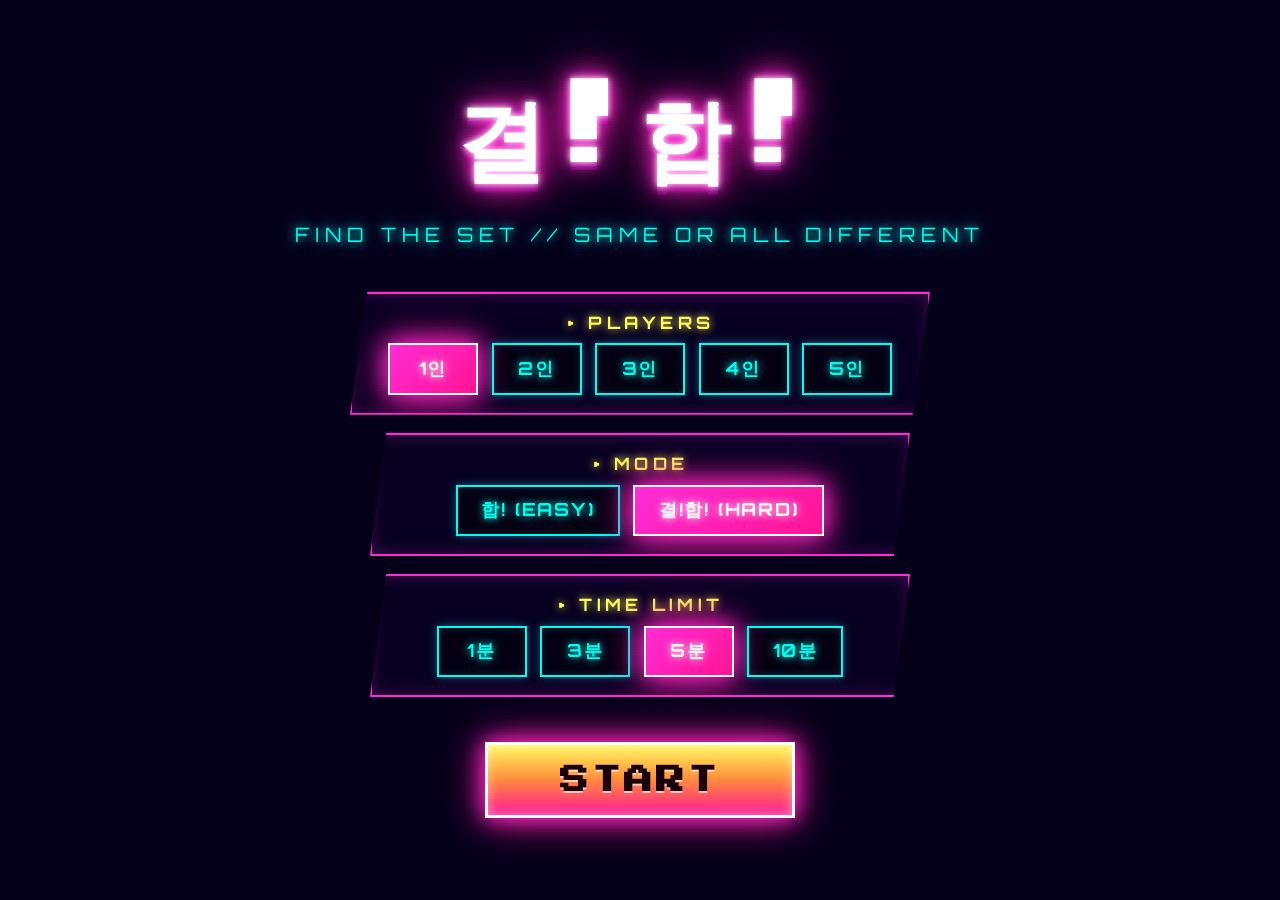
<file: sameordiff/index_synthwave.html>
<!DOCTYPE html>
<html lang="ko">
<head>
<meta charset="UTF-8">
<meta name="viewport" content="width=device-width, initial-scale=1.0, user-scalable=no, maximum-scale=1.0">
<title>결!합! - SYNTHWAVE EDITION</title>
<link href="https://fonts.googleapis.com/css2?family=Orbitron:wght@500;700;900&family=Press+Start+2P&display=swap" rel="stylesheet">
<style>
  :root{
    --neon-pink:#ff2bd6;
    --neon-magenta:#ff1493;
    --neon-cyan:#00fff0;
    --neon-blue:#2de2ff;
    --neon-purple:#b14aed;
    --neon-yellow:#fff95b;
    --neon-orange:#ff8a3c;
    --bg-deep:#07001f;
    --bg-mid:#1a0640;
    --bg-top:#2b0a5c;
  }
  * { box-sizing: border-box; margin: 0; padding: 0; -webkit-tap-highlight-color: transparent; }
  html, body {
    width: 100%; height: 100%; overflow: hidden;
    font-family: 'Orbitron', 'Pretendard', -apple-system, BlinkMacSystemFont, sans-serif;
    background: #05001a;
    color: #f5f5ff; user-select: none; touch-action: manipulation;
  }
  /* 신스웨이브 배경: 선셋 + 그리드 지평선 + 별 */
  body::before{
    content:''; position:fixed; inset:0; z-index:-3;
    background:
      radial-gradient(ellipse 80% 60% at 50% 35%, rgba(255,43,214,0.35) 0%, rgba(255,43,214,0) 60%),
      radial-gradient(ellipse 100% 50% at 50% 55%, rgba(255,138,60,0.25) 0%, rgba(255,138,60,0) 70%),
      linear-gradient(180deg, #07001f 0%, #1a0640 40%, #2b0a5c 55%, #ff2bd6 62%, #ff8a3c 68%, #1a0640 75%, #07001f 100%);
  }
  /* 하단 퍼스펙티브 그리드 */
  body::after{
    content:''; position:fixed; left:0; right:0; bottom:0; height:55%; z-index:-2;
    background-image:
      linear-gradient(rgba(45,226,255,0.55) 1px, transparent 1px),
      linear-gradient(90deg, rgba(255,43,214,0.5) 1px, transparent 1px);
    background-size: 6vmin 6vmin, 6vmin 6vmin;
    transform: perspective(50vmin) rotateX(60deg);
    transform-origin: top center;
    mask-image: linear-gradient(180deg, transparent 0%, #000 30%, #000 100%);
    -webkit-mask-image: linear-gradient(180deg, transparent 0%, #000 30%, #000 100%);
    animation: gridScroll 6s linear infinite;
    pointer-events:none;
  }
  @keyframes gridScroll {
    from { background-position: 0 0, 0 0; }
    to   { background-position: 0 6vmin, 0 0; }
  }
  /* CRT 스캔라인 */
  .scanlines{
    position: fixed; inset:0; pointer-events:none; z-index: 500;
    background: repeating-linear-gradient(
      to bottom,
      rgba(255,255,255,0.02) 0px,
      rgba(255,255,255,0.02) 1px,
      transparent 1px,
      transparent 3px
    );
    mix-blend-mode: overlay;
  }

  button { font-family: inherit; cursor: pointer; border: none; outline: none; }

  /* ===== 시작 화면 ===== */
  #screen-start {
    position: fixed; inset: 0; display: flex; flex-direction: column;
    align-items: center; justify-content: center; gap: 2vmin; padding: 4vmin;
    overflow-y: auto;
  }
  #screen-start h1 {
    font-family: 'Press Start 2P','Orbitron', monospace;
    font-size: 10vmin; font-weight: 900; letter-spacing: 0.02em;
    color: #fff;
    text-shadow:
      0 0 6px #fff,
      0 0 14px var(--neon-pink),
      0 0 28px var(--neon-pink),
      0 0 50px var(--neon-magenta),
      0 4px 0 #5b0a77,
      0 8px 0 #3a0650;
    animation: flicker 3.5s infinite, floatY 4s ease-in-out infinite;
  }
  @keyframes flicker {
    0%, 19%, 21%, 23%, 25%, 54%, 56%, 100% { opacity: 1; }
    20%, 24%, 55% { opacity: 0.75; }
  }
  @keyframes floatY {
    0%,100% { transform: translateY(0); }
    50% { transform: translateY(-1vmin); }
  }
  #screen-start p.subtitle {
    font-size: 2.2vmin; color: var(--neon-cyan);
    margin-bottom: 3vmin; letter-spacing: 0.3em;
    text-transform: uppercase;
    text-shadow: 0 0 10px var(--neon-cyan), 0 0 20px rgba(45,226,255,0.5);
  }
  .option-group {
    display: flex; flex-direction: column; align-items: center; gap: 1.2vmin;
    background: rgba(10,0,40,0.55);
    padding: 2vmin 4vmin; border-radius: 0;
    backdrop-filter: blur(8px);
    border: 2px solid var(--neon-pink);
    box-shadow:
      0 0 12px var(--neon-pink),
      inset 0 0 16px rgba(255,43,214,0.25);
    min-width: 60vmin;
    clip-path: polygon(3% 0, 100% 0, 97% 100%, 0 100%);
  }
  .option-label {
    font-size: 1.9vmin; color: var(--neon-yellow);
    letter-spacing: 0.25em; text-transform: uppercase; font-weight: 700;
    text-shadow: 0 0 8px var(--neon-yellow);
  }
  .btn-row { display: flex; gap: 1.5vmin; flex-wrap: wrap; justify-content: center; }
  .opt-btn {
    background: rgba(0,0,0,0.45);
    color: var(--neon-cyan);
    border: 2px solid var(--neon-cyan);
    padding: 1.3vmin 2.6vmin; border-radius: 0;
    font-family: 'Orbitron', sans-serif;
    font-size: 2vmin; font-weight: 700;
    letter-spacing: 0.1em;
    transition: all 0.2s;
    min-width: 10vmin;
    text-shadow: 0 0 8px var(--neon-cyan);
    box-shadow: 0 0 8px rgba(45,226,255,0.4), inset 0 0 8px rgba(45,226,255,0.15);
  }
  .opt-btn:hover {
    color:#fff; transform: translateY(-2px);
    box-shadow: 0 0 18px var(--neon-cyan), inset 0 0 16px rgba(45,226,255,0.3);
  }
  .opt-btn.active {
    background: linear-gradient(135deg, var(--neon-pink), var(--neon-magenta));
    border-color: #fff;
    color: #fff;
    text-shadow: 0 0 8px #fff;
    box-shadow: 0 0 24px var(--neon-pink), 0 0 40px var(--neon-magenta);
  }
  #start-btn {
    margin-top: 3vmin;
    padding: 2.3vmin 8vmin;
    font-size: 3.2vmin; font-weight: 900;
    font-family: 'Press Start 2P','Orbitron', monospace;
    background: linear-gradient(180deg, var(--neon-yellow) 0%, var(--neon-orange) 50%, var(--neon-magenta) 100%);
    color: #1a0008;
    border: 3px solid #fff;
    border-radius: 0;
    letter-spacing: 0.1em;
    box-shadow:
      0 0 20px var(--neon-pink),
      0 0 40px var(--neon-magenta),
      inset 0 0 12px rgba(255,255,255,0.5);
    transition: all 0.2s;
    text-shadow: 0 2px 0 rgba(255,255,255,0.6);
  }
  #start-btn:hover {
    transform: translateY(-3px) scale(1.05);
    box-shadow:
      0 0 30px var(--neon-pink),
      0 0 60px var(--neon-magenta),
      0 0 90px var(--neon-orange);
  }

  /* ===== 게임 화면 ===== */
  #screen-game { position: fixed; inset: 0; display: none; flex-direction: column; }
  #game-header {
    display: flex; justify-content: space-between; align-items: center;
    padding: 1.2vmin 2.5vmin;
    background: linear-gradient(90deg, rgba(10,0,40,0.85), rgba(40,5,80,0.85), rgba(10,0,40,0.85));
    border-bottom: 2px solid var(--neon-pink);
    box-shadow: 0 0 14px var(--neon-pink), 0 0 24px rgba(255,43,214,0.4);
    z-index: 10;
  }
  #timer-display {
    font-family: 'Orbitron', monospace;
    font-size: 4vmin; font-weight: 900; font-variant-numeric: tabular-nums;
    padding: 0.5vmin 2vmin; border-radius: 0;
    background: rgba(0,0,0,0.55);
    border: 2px solid var(--neon-cyan);
    color: var(--neon-cyan);
    text-shadow: 0 0 10px var(--neon-cyan);
    box-shadow: 0 0 12px rgba(45,226,255,0.6), inset 0 0 10px rgba(45,226,255,0.2);
    letter-spacing: 0.1em;
  }
  #timer-display.warning {
    color: var(--neon-yellow); border-color: var(--neon-yellow);
    text-shadow: 0 0 10px var(--neon-yellow);
    box-shadow: 0 0 14px var(--neon-yellow);
    animation: blink 0.5s infinite;
  }
  #timer-display.danger {
    color: var(--neon-pink); border-color: var(--neon-pink);
    text-shadow: 0 0 10px var(--neon-pink);
    box-shadow: 0 0 16px var(--neon-pink);
    animation: blink 0.3s infinite;
  }
  @keyframes blink { 50% { opacity: 0.4; } }
  #mode-display {
    font-size: 2.4vmin; font-weight: 900; color: var(--neon-yellow);
    letter-spacing: 0.2em; text-transform: uppercase;
    text-shadow: 0 0 10px var(--neon-yellow), 0 0 20px rgba(255,249,91,0.4);
  }
  #quit-btn {
    background: rgba(0,0,0,0.55);
    color: var(--neon-pink);
    border: 2px solid var(--neon-pink);
    padding: 0.9vmin 2vmin;
    border-radius: 0;
    font-family: 'Orbitron', sans-serif;
    font-size: 1.9vmin; font-weight: 700;
    letter-spacing: 0.15em;
    text-shadow: 0 0 8px var(--neon-pink);
    box-shadow: 0 0 10px rgba(255,43,214,0.5);
  }
  #quit-btn:hover{ color:#fff; box-shadow: 0 0 18px var(--neon-pink); }

  #teams-container {
    flex: 1; display: grid; gap: 2px;
    background: linear-gradient(180deg, var(--neon-pink), var(--neon-cyan));
    overflow: hidden;
  }
  .team-panel {
    background:
      linear-gradient(180deg, rgba(10,0,40,0.88) 0%, rgba(40,5,80,0.88) 60%, rgba(80,10,120,0.88) 100%);
    display: flex; flex-direction: column; padding: 1.5vmin; overflow: hidden;
    position: relative;
  }
  .team-panel::before{
    content:''; position:absolute; inset:0; pointer-events:none;
    background-image:
      linear-gradient(rgba(45,226,255,0.12) 1px, transparent 1px),
      linear-gradient(90deg, rgba(255,43,214,0.08) 1px, transparent 1px);
    background-size: 4vmin 4vmin;
    mask-image: linear-gradient(180deg, transparent 60%, #000 100%);
    -webkit-mask-image: linear-gradient(180deg, transparent 60%, #000 100%);
  }
  .team-header {
    display: flex; justify-content: space-between; align-items: center;
    padding: 1vmin 1.5vmin;
    background: rgba(0,0,0,0.55);
    border: 2px solid var(--neon-cyan);
    box-shadow: 0 0 10px rgba(45,226,255,0.5), inset 0 0 8px rgba(45,226,255,0.15);
    border-radius: 0;
    margin-bottom: 1vmin; flex-shrink: 0;
    position: relative; z-index:1;
  }
  .team-name {
    font-size: 2.6vmin; font-weight: 900; color: #fff;
    letter-spacing: 0.15em; text-transform: uppercase;
    text-shadow: 0 0 8px var(--neon-cyan), 0 0 16px var(--neon-cyan);
  }
  .team-score {
    font-family: 'Orbitron', monospace;
    font-size: 3.6vmin; font-weight: 900; font-variant-numeric: tabular-nums;
    color: var(--neon-yellow);
    text-shadow: 0 0 10px var(--neon-yellow), 0 0 22px var(--neon-orange);
    transition: transform 0.3s;
  }
  .team-score.pop { transform: scale(1.4); }

  .team-body {
    flex: 1; display: flex; flex-direction: column; overflow: hidden; position: relative; gap: 1vmin;
    z-index:1;
  }
  .team-body.reverse .board-wrapper { order: 2; }
  .team-body.reverse .info-wrapper { order: 1; }

  .board-wrapper {
    flex: 1; display: flex; justify-content: center; align-items: center;
    overflow: hidden; position: relative;
    transition: all 0.3s ease;
  }
  .board {
    display: grid; grid-template-columns: repeat(3, 1fr); grid-template-rows: repeat(3, 1fr);
    gap: 1.2vmin;
    width: 100%; max-width: 50vh; aspect-ratio: 1;
    margin: 0 auto;
    transition: transform 0.2s ease;
  }

  .card {
    position: relative; border-radius: 0; overflow: hidden;
    cursor: pointer; transition: transform 0.15s, box-shadow 0.15s;
    box-shadow: 0 0 10px rgba(45,226,255,0.35), 0 4px 15px rgba(0,0,0,0.6);
    border: 2px solid var(--neon-cyan);
    background: #000;
  }
  .card:hover {
    transform: translateY(-3px);
    box-shadow: 0 0 18px var(--neon-cyan), 0 8px 25px rgba(0,0,0,0.7);
  }
  .card.selected {
    border-color: var(--neon-yellow);
    box-shadow:
      0 0 22px var(--neon-yellow),
      0 0 44px var(--neon-orange),
      inset 0 0 14px rgba(255,249,91,0.3);
    transform: scale(1.05);
  }
  .card.correct-flash { animation: correctFlash 0.6s ease-out; }
  @keyframes correctFlash {
    0%   { box-shadow: 0 0 0 0 rgba(45,226,255,0.8); transform: scale(1.05); border-color: var(--neon-cyan); }
    50%  { box-shadow: 0 0 50px 18px var(--neon-cyan); transform: scale(1.12); border-color: #fff; }
    100% { box-shadow: 0 0 0 0 rgba(45,226,255,0); transform: scale(1.05); border-color: var(--neon-cyan); }
  }
  .card.wrong-flash { animation: wrongShake 0.5s; }
  @keyframes wrongShake {
    0%, 100% { transform: translateX(0); border-color: var(--neon-pink); box-shadow: 0 0 20px var(--neon-pink);}
    20%, 60% { transform: translateX(-8px); }
    40%, 80% { transform: translateX(8px); }
  }
  .card svg { width: 100%; height: 100%; display: block; }
  .ripple {
    position: absolute; border-radius: 50%;
    background: rgba(45,226,255,0.6); transform: scale(0);
    animation: rippleAnim 0.6s linear; pointer-events: none;
  }
  @keyframes rippleAnim {
    to { transform: scale(4); opacity: 0; }
  }

  .info-wrapper {
    display: flex; flex-direction: column; gap: 1vmin;
    overflow: hidden; max-height: 40vh;
  }
  .gyeol-btn {
    padding: 1.5vmin; font-size: 2.4vmin; font-weight: 900;
    font-family: 'Press Start 2P','Orbitron', monospace;
    background: linear-gradient(135deg, var(--neon-magenta), var(--neon-pink));
    color: #fff;
    border: 2px solid #fff;
    border-radius: 0;
    flex-shrink: 0;
    box-shadow:
      0 0 18px var(--neon-pink),
      0 0 30px var(--neon-magenta),
      inset 0 0 12px rgba(255,255,255,0.3);
    letter-spacing: 0.2em; transition: all 0.15s;
    text-shadow: 0 0 8px #fff;
  }
  .gyeol-btn:hover {
    transform: translateY(-2px);
    box-shadow: 0 0 26px var(--neon-pink), 0 0 50px var(--neon-magenta);
  }

  .found-label {
    font-size: 1.7vmin; color: var(--neon-cyan); font-weight: 700;
    letter-spacing: 0.15em; text-transform: uppercase;
    text-shadow: 0 0 6px var(--neon-cyan);
    flex-shrink: 0;
  }
  .found-count { color: var(--neon-yellow); text-shadow: 0 0 8px var(--neon-yellow); }

  .found-list {
    overflow-y: auto; padding: 1vmin;
    background: rgba(0,0,0,0.45);
    border: 1px solid rgba(45,226,255,0.4);
    box-shadow: inset 0 0 10px rgba(45,226,255,0.2);
    border-radius: 0;
    display: flex; flex-wrap: wrap; align-content: flex-start; gap: 1.5vmin 1vmin;
    min-height: 6vmin;
  }
  .found-list::-webkit-scrollbar { width: 6px; }
  .found-list::-webkit-scrollbar-thumb { background: var(--neon-pink); border-radius: 0; }

  .found-set {
    display: flex; gap: 0.5vmin;
    background: rgba(255,43,214,0.15);
    border: 1px solid rgba(255,43,214,0.5);
    padding: 0.5vmin; border-radius: 0;
    box-shadow: 0 0 6px rgba(255,43,214,0.4);
  }
  .found-set .mini-card {
    width: 3.5vmin; height: 3.5vmin; border-radius: 0; overflow: hidden;
    box-shadow: 0 0 4px rgba(45,226,255,0.6);
    border: 1px solid var(--neon-cyan);
    background: #000;
    animation: foundPop 0.4s ease-out;
  }
  @keyframes foundPop {
    0% { transform: scale(0) rotate(-180deg); opacity: 0; }
    100% { transform: scale(1) rotate(0); opacity: 1; }
  }
  .found-set .mini-card svg { width: 100%; height: 100%; }

  .team-controls {
    display: flex; flex-direction: column; gap: 0.5vmin; padding-top: 1vmin;
    border-top: 1px solid rgba(45,226,255,0.3); flex-shrink: 0;
    position: relative; z-index:1;
  }
  .control-row {
    display: flex; align-items: center; justify-content: space-between;
    font-size: 1.6vmin; color: var(--neon-cyan);
    letter-spacing: 0.1em; text-transform: uppercase;
    text-shadow: 0 0 4px rgba(45,226,255,0.6);
  }
  .control-row input[type=range] {
    flex: 1; margin-left: 1vmin; height: 0.6vmin; appearance: none;
    background: linear-gradient(90deg, var(--neon-pink), var(--neon-cyan));
    border-radius: 0; outline: none;
    box-shadow: 0 0 8px rgba(45,226,255,0.5);
  }
  .control-row input[type=range]::-webkit-slider-thumb {
    appearance: none; width: 2.2vmin; height: 2.2vmin; border-radius: 0;
    background: var(--neon-yellow); cursor: pointer;
    box-shadow: 0 0 12px var(--neon-yellow);
    border: 1px solid #fff;
  }

  .team-panel:not(:last-child)::after {
    content: ''; position: absolute; right: -1px; top: 0; bottom: 0;
    width: 2px;
    background: linear-gradient(180deg, transparent, var(--neon-pink), var(--neon-cyan), transparent);
    box-shadow: 0 0 10px var(--neon-pink);
  }

  /* ===== 결과 화면 ===== */
  #screen-result {
    position: fixed; inset: 0; display: none; flex-direction: column;
    align-items: center; justify-content: center; gap: 2vmin;
    background: rgba(5,0,26,0.9); backdrop-filter: blur(14px); z-index: 100;
  }
  #screen-result h2 {
    font-family: 'Press Start 2P','Orbitron', monospace;
    font-size: 6.5vmin; font-weight: 900;
    color: #fff;
    letter-spacing: 0.08em;
    text-shadow:
      0 0 10px #fff,
      0 0 20px var(--neon-pink),
      0 0 40px var(--neon-magenta),
      0 0 70px var(--neon-orange);
    animation: floatY 3s ease-in-out infinite;
  }
  .result-list {
    display: flex; flex-direction: column; gap: 1.5vmin;
    min-width: 50vmin; max-width: 80vmin;
  }
  .result-row {
    display: flex; justify-content: space-between; align-items: center;
    padding: 2vmin 3vmin;
    background: rgba(10,0,40,0.6);
    border: 2px solid var(--neon-cyan);
    box-shadow: 0 0 12px rgba(45,226,255,0.4), inset 0 0 10px rgba(45,226,255,0.15);
    border-radius: 0;
    font-size: 2.8vmin; font-weight: 700;
    color: #fff;
    letter-spacing: 0.08em;
  }
  .result-row.rank-1 {
    border-color: var(--neon-yellow);
    box-shadow: 0 0 20px var(--neon-yellow), 0 0 40px var(--neon-orange), inset 0 0 12px rgba(255,249,91,0.2);
    background: rgba(80,40,10,0.5);
  }
  .result-row.rank-2 {
    border-color: var(--neon-cyan);
    box-shadow: 0 0 16px var(--neon-cyan), inset 0 0 10px rgba(45,226,255,0.2);
  }
  .result-row.rank-3 {
    border-color: var(--neon-pink);
    box-shadow: 0 0 16px var(--neon-pink), inset 0 0 10px rgba(255,43,214,0.2);
  }
  .result-row .rank { font-size: 3.6vmin; font-weight: 900; color: var(--neon-yellow); text-shadow: 0 0 10px var(--neon-yellow); }
  .result-row .score { color: var(--neon-yellow); font-variant-numeric: tabular-nums; text-shadow: 0 0 10px var(--neon-yellow); }
  .result-buttons { display: flex; gap: 2vmin; margin-top: 3vmin; }
  .result-buttons button {
    padding: 1.8vmin 4vmin; font-size: 2.3vmin; font-weight: 900;
    font-family: 'Orbitron', sans-serif;
    border-radius: 0; transition: all 0.2s;
    letter-spacing: 0.2em; text-transform: uppercase;
    border: 2px solid #fff;
  }
  #again-btn {
    background: linear-gradient(135deg, var(--neon-cyan), var(--neon-blue));
    color: #002028;
    box-shadow: 0 0 18px var(--neon-cyan), 0 0 36px rgba(45,226,255,0.5);
    text-shadow: 0 0 6px #fff;
  }
  #home-btn {
    background: linear-gradient(135deg, var(--neon-pink), var(--neon-magenta));
    color: #fff;
    box-shadow: 0 0 18px var(--neon-pink), 0 0 36px var(--neon-magenta);
    text-shadow: 0 0 8px #fff;
  }
  .result-buttons button:hover{ transform: translateY(-3px) scale(1.05); }

  /* ===== 커스텀 모달 ===== */
  #custom-modal-overlay {
    position: fixed; inset: 0; background: rgba(5,0,26,0.75); backdrop-filter: blur(6px);
    display: none; align-items: center; justify-content: center; z-index: 300;
  }
  #custom-modal {
    background: linear-gradient(135deg, rgba(10,0,40,0.95), rgba(40,5,80,0.95));
    border: 2px solid var(--neon-pink);
    padding: 4vmin 6vmin; border-radius: 0; text-align: center;
    box-shadow: 0 0 30px var(--neon-pink), 0 0 60px var(--neon-magenta), inset 0 0 20px rgba(255,43,214,0.2);
    display: flex; flex-direction: column; gap: 3vmin; min-width: 40vmin;
    animation: modalPop 0.3s ease-out;
    clip-path: polygon(4% 0, 100% 0, 96% 100%, 0 100%);
  }
  @keyframes modalPop {
    from { transform: scale(0.8); opacity: 0; }
    to { transform: scale(1); opacity: 1; }
  }
  #modal-text {
    font-size: 2.6vmin; font-weight: 700; color: #fff;
    letter-spacing: 0.08em;
    text-shadow: 0 0 10px var(--neon-cyan);
  }
  .modal-btns { display: flex; gap: 2vmin; justify-content: center; }
  .modal-btns button {
    padding: 1.3vmin 3.5vmin; font-size: 2.2vmin; border-radius: 0; font-weight: 900;
    letter-spacing: 0.2em; text-transform: uppercase;
    border: 2px solid #fff;
  }
  #modal-ok {
    background: linear-gradient(135deg, var(--neon-pink), var(--neon-magenta));
    color: #fff;
    box-shadow: 0 0 16px var(--neon-pink);
    text-shadow: 0 0 6px #fff;
  }
  #modal-cancel {
    background: rgba(0,0,0,0.5);
    color: var(--neon-cyan);
    border-color: var(--neon-cyan);
    box-shadow: 0 0 12px rgba(45,226,255,0.5);
    text-shadow: 0 0 6px var(--neon-cyan);
  }

  /* 토스트 / 팝업 */
  .toast {
    position: fixed; left: 50%; top: 20%; transform: translateX(-50%);
    padding: 2vmin 4vmin;
    background: rgba(5,0,26,0.92);
    border-radius: 0;
    font-size: 2.8vmin; font-weight: 900;
    font-family: 'Orbitron', sans-serif;
    letter-spacing: 0.15em; text-transform: uppercase;
    z-index: 200;
    animation: toastFade 1.5s ease-out forwards; pointer-events: none;
  }
  .toast.success {
    color: var(--neon-cyan);
    border: 2px solid var(--neon-cyan);
    box-shadow: 0 0 20px var(--neon-cyan);
    text-shadow: 0 0 10px var(--neon-cyan);
  }
  .toast.fail {
    color: var(--neon-pink);
    border: 2px solid var(--neon-pink);
    box-shadow: 0 0 20px var(--neon-pink);
    text-shadow: 0 0 10px var(--neon-pink);
  }
  .toast.big-success {
    color: var(--neon-yellow);
    border: 3px solid var(--neon-yellow);
    box-shadow: 0 0 30px var(--neon-yellow), 0 0 50px var(--neon-orange);
    text-shadow: 0 0 12px var(--neon-yellow);
    font-size: 4.5vmin;
  }
  @keyframes toastFade {
    0% { opacity: 0; transform: translateX(-50%) translateY(-20px) scale(0.8); }
    20%, 80% { opacity: 1; transform: translateX(-50%) translateY(0) scale(1); }
    100% { opacity: 0; transform: translateX(-50%) translateY(-20px) scale(0.9); }
  }

  .score-popup {
    position: absolute; left: 50%; top: 50%; transform: translate(-50%, -50%);
    font-family: 'Press Start 2P','Orbitron', monospace;
    font-size: 7vmin; font-weight: 900; pointer-events: none; z-index: 50;
    animation: scorePopupAnim 1.2s ease-out forwards;
    letter-spacing: 0.05em;
  }
  .score-popup.plus {
    color: var(--neon-cyan);
    text-shadow: 0 0 14px var(--neon-cyan), 0 0 30px var(--neon-blue), 0 0 50px #fff;
  }
  .score-popup.minus {
    color: var(--neon-pink);
    text-shadow: 0 0 14px var(--neon-pink), 0 0 30px var(--neon-magenta);
  }
  @keyframes scorePopupAnim {
    0% { opacity: 0; transform: translate(-50%, -20%) scale(0.5); }
    30% { opacity: 1; transform: translate(-50%, -50%) scale(1.2); }
    70% { opacity: 1; transform: translate(-50%, -80%) scale(1); }
    100% { opacity: 0; transform: translate(-50%, -120%) scale(0.8); }
  }
</style>
</head>
<body>

<div class="scanlines"></div>

<!-- 시작 화면 -->
<div id="screen-start">
  <h1>결!합!</h1>
  <p class="subtitle">Find The Set // Same or All Different</p>

  <div class="option-group">
    <div class="option-label">▸ Players</div>
    <div class="btn-row" id="player-buttons">
      <button class="opt-btn" data-val="1">1인</button>
      <button class="opt-btn" data-val="2">2인</button>
      <button class="opt-btn" data-val="3">3인</button>
      <button class="opt-btn" data-val="4">4인</button>
      <button class="opt-btn" data-val="5">5인</button>
    </div>
  </div>

  <div class="option-group">
    <div class="option-label">▸ Mode</div>
    <div class="btn-row" id="mode-buttons">
      <button class="opt-btn" data-val="hap">합! (EASY)</button>
      <button class="opt-btn" data-val="gyeolhap">결!합! (HARD)</button>
    </div>
  </div>

  <div class="option-group">
    <div class="option-label">▸ Time Limit</div>
    <div class="btn-row" id="time-buttons">
      <button class="opt-btn" data-val="60">1분</button>
      <button class="opt-btn" data-val="180">3분</button>
      <button class="opt-btn" data-val="300">5분</button>
      <button class="opt-btn" data-val="600">10분</button>
    </div>
  </div>

  <button id="start-btn">START</button>
</div>

<!-- 게임 화면 -->
<div id="screen-game">
  <div id="game-header">
    <div id="mode-display">MODE</div>
    <div id="timer-display">05:00</div>
    <button id="quit-btn">QUIT</button>
  </div>
  <div id="teams-container"></div>
</div>

<!-- 결과 화면 -->
<div id="screen-result">
  <h2>GAME OVER</h2>
  <div class="result-list" id="result-list"></div>
  <div class="result-buttons">
    <button id="again-btn">Retry</button>
    <button id="home-btn">Home</button>
  </div>
</div>

<!-- 모달 오버레이 -->
<div id="custom-modal-overlay">
  <div id="custom-modal">
    <div id="modal-text">게임을 종료하시겠습니까?</div>
    <div class="modal-btns">
      <button id="modal-ok">YES</button>
      <button id="modal-cancel">NO</button>
    </div>
  </div>
</div>

<script>
/* =====================================================
   결!합! 게임 로직 (원본과 동일)
   ===================================================== */

const SHAPES = ['circle', 'triangle', 'square'];
const BG_COLORS = ['#1a1a1a', '#888888', '#f0f0f0'];
const FG_COLORS = ['#e74c3c', '#f1c40f', '#3498db'];

function generateAllCards() {
  const cards = [];
  for (let s = 0; s < 3; s++)
    for (let b = 0; b < 3; b++)
      for (let f = 0; f < 3; f++)
        cards.push({ shape: s, bg: b, fg: f });
  return cards;
}

function shuffle(arr) {
  const a = arr.slice();
  for (let i = a.length - 1; i > 0; i--) {
    const j = Math.floor(Math.random() * (i + 1));
    [a[i], a[j]] = [a[j], a[i]];
  }
  return a;
}

function isValidSet(a, b, c) {
  for (const attr of ['shape', 'bg', 'fg']) {
    const s = new Set([a[attr], b[attr], c[attr]]);
    if (s.size === 2) return false;
  }
  return true;
}

function findAllSets(board) {
  const sets = [];
  for (let i = 0; i < board.length; i++)
    for (let j = i + 1; j < board.length; j++)
      for (let k = j + 1; k < board.length; k++)
        if (isValidSet(board[i], board[j], board[k]))
          sets.push([i, j, k]);
  return sets;
}

function cardSVG(card) {
  const bg = BG_COLORS[card.bg];
  const fg = FG_COLORS[card.fg];
  const stroke = card.bg === 2 ? '#cccccc' : 'transparent';
  let shape = '';
  if (card.shape === 0) {
    shape = `<circle cx="50" cy="50" r="28" fill="${fg}"/>`;
  } else if (card.shape === 1) {
    shape = `<polygon points="50,20 80,78 20,78" fill="${fg}"/>`;
  } else {
    shape = `<rect x="22" y="22" width="56" height="56" fill="${fg}" rx="3"/>`;
  }
  return `<svg viewBox="0 0 100 100" preserveAspectRatio="xMidYMid meet">
    <rect width="100" height="100" fill="${bg}" stroke="${stroke}" stroke-width="1"/>
    ${shape}
  </svg>`;
}

let audioCtx = null;
function ensureAudio() {
  if (!audioCtx) {
    try { audioCtx = new (window.AudioContext || window.webkitAudioContext)(); }
    catch (e) { audioCtx = null; }
  }
  if (audioCtx && audioCtx.state === 'suspended') audioCtx.resume();
}
function playTone(freq, duration, type = 'sine', vol = 0.25, delay = 0) {
  if (!audioCtx) return;
  const t0 = audioCtx.currentTime + delay;
  const osc = audioCtx.createOscillator();
  const gain = audioCtx.createGain();
  osc.type = type;
  osc.frequency.setValueAtTime(freq, t0);
  gain.gain.setValueAtTime(0, t0);
  gain.gain.linearRampToValueAtTime(vol, t0 + 0.01);
  gain.gain.exponentialRampToValueAtTime(0.001, t0 + duration);
  osc.connect(gain); gain.connect(audioCtx.destination);
  osc.start(t0); osc.stop(t0 + duration + 0.05);
}
function sfxTap() { playTone(700, 0.06, 'square', 0.12); }
function sfxCorrect() {
  playTone(523, 0.12, 'sine', 0.25, 0);
  playTone(659, 0.12, 'sine', 0.25, 0.1);
  playTone(784, 0.25, 'sine', 0.25, 0.2);
}
function sfxWrong() {
  playTone(220, 0.15, 'sawtooth', 0.2, 0);
  playTone(165, 0.25, 'sawtooth', 0.2, 0.15);
}
function sfxFanfare() {
  [523, 659, 784, 1047, 1319].forEach((f, i) => {
    playTone(f, 0.18, 'triangle', 0.28, i * 0.09);
  });
}
function sfxTick() { playTone(1000, 0.05, 'square', 0.1); }
function sfxEnd() {
  playTone(440, 0.2, 'sine', 0.25, 0);
  playTone(330, 0.2, 'sine', 0.25, 0.18);
  playTone(220,  0.4, 'sine', 0.25, 0.36);
}

class Team {
  constructor(id, name, mode) {
    this.id = id;
    this.name = name;
    this.mode = mode;
    this.score = 0;
    this.deck = shuffle(generateAllCards());
    this.board = this.deck.splice(0, 9);
    this.selected = [];
    this.foundSets = [];
    this.el = null;
    this.locked = false;
    this.tableScale = 1;
    this.tableY = 0;

    if(this.mode === 'hap') this.ensureSetExists();
  }

  ensureSetExists() {
    let sets = findAllSets(this.board);
    if(sets.length > 0) return;

    let allRemaining = this.board.concat(this.deck);
    let tries = 0;
    while(tries < 100) {
      allRemaining = shuffle(allRemaining);
      let tempBoard = allRemaining.slice(0, 9);
      if(findAllSets(tempBoard).length > 0) {
        this.board = tempBoard;
        this.deck = allRemaining.slice(9);
        break;
      }
      tries++;
    }
  }

  boardSignature() {
    return this.board.map(c => `${c.shape}${c.bg}${c.fg}`).sort().join('|');
  }

  drawReplacement() {
    if (this.deck.length === 0) {
      const all = generateAllCards();
      const onBoard = new Set(this.board.map(c => `${c.shape}${c.bg}${c.fg}`));
      this.deck = shuffle(all.filter(c => !onBoard.has(`${c.shape}${c.bg}${c.fg}`)));
    }
    return this.deck.shift();
  }

  replaceCards(indices) {
    indices.forEach(i => { this.board[i] = this.drawReplacement(); });
    if(this.mode === 'hap') this.ensureSetExists();
  }

  refreshBoard() {
    const all = generateAllCards();
    this.deck = shuffle(all);
    this.board = this.deck.splice(0, 9);
    if(this.mode === 'hap') this.ensureSetExists();
    this.foundSets = [];
    this.selected = [];
  }

  setKey(cards) {
    return cards.map(c => `${c.shape}${c.bg}${c.fg}`).sort().join('|');
  }

  alreadyFound(cards) {
    return this.foundSets.some(s => s.key === this.setKey(cards));
  }
}

const game = {
  players: null, mode: null, timeLimit: null,
  teams: [], timerId: null, remaining: 0, running: false
};

function setupOptionButtons(groupId, onPick) {
  const group = document.getElementById(groupId);
  group.querySelectorAll('.opt-btn').forEach(btn => {
    btn.addEventListener('click', () => {
      ensureAudio();
      sfxTap();
      group.querySelectorAll('.opt-btn').forEach(b => b.classList.remove('active'));
      btn.classList.add('active');
      onPick(btn.dataset.val);
    });
  });
}
setupOptionButtons('player-buttons', v => game.players = parseInt(v));
setupOptionButtons('mode-buttons', v => game.mode = v);
setupOptionButtons('time-buttons', v => game.timeLimit = parseInt(v));

document.querySelector('#player-buttons .opt-btn[data-val="1"]').click();
document.querySelector('#mode-buttons .opt-btn[data-val="gyeolhap"]').click();
document.querySelector('#time-buttons .opt-btn[data-val="300"]').click();

document.getElementById('start-btn').addEventListener('click', () => {
  ensureAudio();
  sfxTap();
  if (!game.players || !game.mode || !game.timeLimit) {
    showToast('옵션을 모두 선택해 주세요!', 'fail');
    return;
  }
  startGame();
});

function startGame() {
  game.teams = [];
  const sigs = new Set();
  for (let i = 0; i < game.players; i++) {
    let t, tries = 0;
    do {
      t = new Team(i, game.players === 1 ? '나' : `팀 ${i + 1}`, game.mode);
      tries++;
    } while (sigs.has(t.boardSignature()) && tries < 10);
    sigs.add(t.boardSignature());
    game.teams.push(t);
  }

  document.getElementById('screen-start').style.display = 'none';
  document.getElementById('screen-result').style.display = 'none';
  document.getElementById('screen-game').style.display = 'flex';

  document.getElementById('mode-display').textContent =
    game.mode === 'hap' ? '▸ 합! MODE' : '▸ 결!합! MODE';

  renderTeams();
  startTimer();
  game.running = true;
}

function updateTeamStyle(team) {
  const boardEl = team.el.querySelector('.board');
  const bodyEl = team.el.querySelector('.team-body');

  boardEl.style.transform = `translateY(${team.tableY}%) scale(${team.tableScale})`;

  if (team.tableY > 10) {
    bodyEl.classList.add('reverse');
  } else {
    bodyEl.classList.remove('reverse');
  }
}

function renderTeams() {
  const container = document.getElementById('teams-container');
  container.innerHTML = '';
  container.style.gridTemplateColumns = `repeat(${game.players}, 1fr)`;

  game.teams.forEach(team => {
    const panel = document.createElement('div');
    panel.className = 'team-panel';
    panel.innerHTML = `
      <div class="team-header">
        <div class="team-name">${team.name}</div>
        <div class="team-score" data-team="${team.id}">0</div>
      </div>
      <div class="team-body">
        <div class="board-wrapper">
          <div class="board" data-team="${team.id}"></div>
        </div>
        ${game.mode === 'gyeolhap' ? `
        <div class="info-wrapper">
            <button class="gyeol-btn" data-team="${team.id}">결!</button>
            <div class="found-label">Found <span class="found-count" data-team="${team.id}">0</span></div>
            <div class="found-list" data-team="${team.id}"></div>
        </div>
        ` : ''}
      </div>
      <div class="team-controls">
        <div class="control-row">
          <label>Pos</label>
          <input type="range" class="pos-slider" min="-30" max="30" value="0">
        </div>
        <div class="control-row">
          <label>Size</label>
          <input type="range" class="size-slider" min="50" max="100" value="100">
        </div>
      </div>
    `;
    team.el = panel;
    container.appendChild(panel);

    const posSlider = panel.querySelector('.pos-slider');
    const sizeSlider = panel.querySelector('.size-slider');

    posSlider.addEventListener('input', (e) => {
      team.tableY = parseInt(e.target.value);
      updateTeamStyle(team);
    });

    sizeSlider.addEventListener('input', (e) => {
      team.tableScale = parseInt(e.target.value) / 100;
      updateTeamStyle(team);
    });

    renderBoard(team);

    if (game.mode === 'gyeolhap') {
      panel.querySelector('.gyeol-btn').addEventListener('click', (e) => {
        createRipple(e, panel.querySelector('.gyeol-btn'));
        handleGyeol(team);
      });
    }
  });
}

function renderBoard(team) {
  const boardEl = team.el.querySelector('.board');
  boardEl.innerHTML = '';
  team.board.forEach((card, idx) => {
    const cardEl = document.createElement('div');
    cardEl.className = 'card';
    cardEl.dataset.idx = idx;
    cardEl.innerHTML = cardSVG(card);
    if (team.selected.includes(idx)) cardEl.classList.add('selected');
    cardEl.addEventListener('click', (e) => {
      createRipple(e, cardEl);
      handleCardTap(team, idx, cardEl);
    });
    boardEl.appendChild(cardEl);
  });
}

function createRipple(e, el) {
  const rect = el.getBoundingClientRect();
  const size = Math.max(rect.width, rect.height);
  const x = (e.clientX || rect.left + rect.width / 2) - rect.left - size / 2;
  const y = (e.clientY || rect.top + rect.height / 2) - rect.top - size / 2;
  const ripple = document.createElement('span');
  ripple.className = 'ripple';
  ripple.style.width = ripple.style.height = size + 'px';
  ripple.style.left = x + 'px';
  ripple.style.top = y + 'px';
  el.appendChild(ripple);
  setTimeout(() => ripple.remove(), 600);
}

function handleCardTap(team, idx, cardEl) {
  if (!game.running || team.locked) return;
  ensureAudio();
  sfxTap();

  const sel = team.selected;
  const pos = sel.indexOf(idx);
  if (pos >= 0) {
    sel.splice(pos, 1);
    cardEl.classList.remove('selected');
    return;
  }
  if (sel.length >= 3) return;
  sel.push(idx);
  cardEl.classList.add('selected');

  if (sel.length === 3) {
    judge(team);
  }
}

function judge(team) {
  const cards = team.selected.map(i => team.board[i]);
  const valid = isValidSet(cards[0], cards[1], cards[2]);

  if (game.mode === 'gyeolhap' && valid && team.alreadyFound(cards)) {
    flashCards(team, team.selected, 'wrong-flash');
    sfxWrong();
    showPopup(team, '이미 찾음!', 'minus');
    setTimeout(() => {
      team.selected.forEach(i => {
        const el = team.el.querySelector(`.card[data-idx="${i}"]`);
        if (el) el.classList.remove('selected');
      });
      team.selected = [];
    }, 500);
    return;
  }

  if (valid) {
    team.score += 10;
    sfxCorrect();
    flashCards(team, team.selected, 'correct-flash');
    showPopup(team, '+10', 'plus');
    updateScore(team);

    if (game.mode === 'hap') {
      team.locked = true;
      setTimeout(() => {
        team.replaceCards(team.selected);
        team.selected = [];
        renderBoard(team);
        team.locked = false;
      }, 600);
    } else {
      team.foundSets.push({ key: team.setKey(cards), cards: cards.slice() });
      renderFoundList(team);
      setTimeout(() => {
        team.selected.forEach(i => {
          const el = team.el.querySelector(`.card[data-idx="${i}"]`);
          if (el) el.classList.remove('selected');
        });
        team.selected = [];
      }, 600);
    }
  } else {
    sfxWrong();
    flashCards(team, team.selected, 'wrong-flash');
    showPopup(team, '땡!', 'minus');
    setTimeout(() => {
      team.selected.forEach(i => {
        const el = team.el.querySelector(`.card[data-idx="${i}"]`);
        if (el) el.classList.remove('selected');
      });
      team.selected = [];
    }, 500);
  }
}

function flashCards(team, indices, cls) {
  indices.forEach(i => {
    const el = team.el.querySelector(`.card[data-idx="${i}"]`);
    if (el) {
      el.classList.add(cls);
      setTimeout(() => el.classList.remove(cls), 600);
    }
  });
}

function updateScore(team) {
  const el = team.el.querySelector('.team-score');
  el.textContent = team.score;
  el.classList.add('pop');
  setTimeout(() => el.classList.remove('pop'), 300);
}

function renderFoundList(team) {
  const list = team.el.querySelector('.found-list');
  const count = team.el.querySelector('.found-count');
  if (!list) return;
  count.textContent = team.foundSets.length;
  if (team.foundSets.length > list.children.length) {
    const s = team.foundSets[team.foundSets.length - 1];
    const setEl = document.createElement('div');
    setEl.className = 'found-set';
    setEl.innerHTML = s.cards.map(c => `<div class="mini-card">${cardSVG(c)}</div>`).join('');
    list.appendChild(setEl);
    list.scrollTop = list.scrollHeight;
  }
}

function handleGyeol(team) {
  if (!game.running || team.locked) return;
  ensureAudio();
  const remaining = findAllSets(team.board)
    .filter(idxSet => {
      const cards = idxSet.map(i => team.board[i]);
      return !team.alreadyFound(cards);
    });

  if (remaining.length === 0) {
    team.score += 30;
    sfxFanfare();
    showPopup(team, '+30 결!', 'plus');
    showToast(`${team.name} 결! 성공! +30점`, 'big-success');
    updateScore(team);
    team.locked = true;
    setTimeout(() => {
      team.refreshBoard();
      renderBoard(team);
      const list = team.el.querySelector('.found-list');
      if (list) list.innerHTML = '';
      const count = team.el.querySelector('.found-count');
      if (count) count.textContent = '0';
      team.locked = false;
    }, 1200);
  } else {
    team.score -= 10;
    sfxWrong();
    showPopup(team, '-10', 'minus');
    showToast(`${team.name} 결! 실패 -10점`, 'fail');
    updateScore(team);
  }
}

function showPopup(team, text, type) {
  const p = document.createElement('div');
  p.className = 'score-popup ' + type;
  p.textContent = text;
  team.el.appendChild(p);
  setTimeout(() => p.remove(), 1200);
}
function showToast(text, type = 'success') {
  const t = document.createElement('div');
  t.className = 'toast ' + type;
  t.textContent = text;
  document.body.appendChild(t);
  setTimeout(() => t.remove(), 1600);
}

function startTimer() {
  game.remaining = game.timeLimit;
  updateTimerDisplay();
  if (game.timerId) clearInterval(game.timerId);
  game.timerId = setInterval(() => {
    game.remaining--;
    updateTimerDisplay();
    if (game.remaining <= 10 && game.remaining > 0) sfxTick();
    if (game.remaining <= 0) {
      clearInterval(game.timerId);
      endGame();
    }
  }, 1000);
}
function updTimerClass(el) {
  el.classList.remove('warning', 'danger');
  if (game.remaining <= 10) el.classList.add('danger');
  else if (game.remaining <= 30) el.classList.add('warning');
}
function updateTimerDisplay() {
  const el = document.getElementById('timer-display');
  const m = Math.floor(game.remaining / 60);
  const s = game.remaining % 60;
  el.textContent = `${String(m).padStart(2, '0')}:${String(s).padStart(2, '0')}`;
  updTimerClass(el);
}

function endGame() {
  game.running = false;
  sfxEnd();
  const sorted = game.teams.slice().sort((a, b) => b.score - a.score);
  const list = document.getElementById('result-list');
  list.innerHTML = '';
  sorted.forEach((t, i) => {
    const row = document.createElement('div');
    row.className = 'result-row' + (i < 3 ? ' rank-' + (i + 1) : '');
    const medal = ['★1', '★2', '★3'][i] || `${i + 1}`;
    row.innerHTML = `
      <span class="rank">${medal}</span>
      <span class="name">${t.name}</span>
      <span class="score">${t.score} PT</span>
    `;
    list.appendChild(row);
  });
  document.getElementById('screen-result').style.display = 'flex';
}

function openConfirmModal(msg, onConfirm) {
  const overlay = document.getElementById('custom-modal-overlay');
  const text = document.getElementById('modal-text');
  const okBtn = document.getElementById('modal-ok');
  const cancelBtn = document.getElementById('modal-cancel');

  text.textContent = msg;
  overlay.style.display = 'flex';

  const handleOk = () => {
    ensureAudio(); sfxTap();
    overlay.style.display = 'none';
    okBtn.removeEventListener('click', handleOk);
    cancelBtn.removeEventListener('click', handleCancel);
    onConfirm();
  };

  const handleCancel = () => {
    ensureAudio(); sfxTap();
    overlay.style.display = 'none';
    okBtn.removeEventListener('click', handleOk);
    cancelBtn.removeEventListener('click', handleCancel);
  };

  okBtn.addEventListener('click', handleOk);
  cancelBtn.addEventListener('click', handleCancel);
}

document.getElementById('quit-btn').addEventListener('click', () => {
  ensureAudio(); sfxTap();
  openConfirmModal('게임을 종료하시겠습니까?', () => {
    clearInterval(game.timerId);
    endGame();
  });
});

document.getElementById('again-btn').addEventListener('click', () => {
  ensureAudio(); sfxTap();
  startGame();
});

document.getElementById('home-btn').addEventListener('click', () => {
  ensureAudio(); sfxTap();
  clearInterval(game.timerId);
  document.getElementById('screen-game').style.display = 'none';
  document.getElementById('screen-result').style.display = 'none';
  document.getElementById('screen-start').style.display = 'flex';
});

document.addEventListener('gesturestart', e => e.preventDefault());
document.addEventListener('dblclick', e => e.preventDefault());
</script>
</body>
</html>
</file>
<file: number-baseball/styles.css>
@import url('https://fonts.googleapis.com/css2?family=Noto+Sans+KR:wght@400;500;600;700;800;900&display=swap');
:root{--bg:#f7f6f2;--ink:#202c37;--muted:#778087;--line:#e4e5df;--lime:#dcf887;--green:#347653;--orange:#ed8358;--pink:#f9dce5;--white:#fff;--shadow:0 8px 28px #202c3705;font-family:'Noto Sans KR',system-ui,sans-serif;color:var(--ink);background:var(--bg);font-synthesis:none}
*{box-sizing:border-box}body{margin:0}button,input,select{font:inherit}button,a,input,select{-webkit-tap-highlight-color:transparent}button{cursor:pointer;color:inherit}button:disabled{cursor:not-allowed;opacity:.45}a{color:inherit;text-decoration:none}button:focus-visible,a:focus-visible,input:focus-visible,select:focus-visible{outline:3px solid #679cdb;outline-offset:4px}button{touch-action:manipulation}h1,h2,h3,p{margin:0}h1{font-size:clamp(38px,4.4vw,60px);line-height:1.28;letter-spacing:-3px;font-weight:900}h2{font-size:25px;letter-spacing:-1px}h3{font-size:18px;letter-spacing:-.5px}p{line-height:1.85}small{font-size:12px}.shell{max-width:1200px;margin:auto;padding:0 40px}.header{height:108px;display:flex;align-items:center;justify-content:space-between;border-bottom:1px solid var(--line);gap:15px}.brand{display:flex;align-items:center;gap:11px;font-size:21px;font-weight:900;white-space:nowrap}.brand b{color:var(--green)}.brand small{display:block;font:9px/1.8 system-ui;letter-spacing:2px;font-weight:700}.brand-ball{width:45px;height:45px;display:grid;place-items:center;background:var(--lime);border-radius:15px;font-size:29px;transform:rotate(-10deg)}.header-actions{display:flex;align-items:center;gap:14px}.connection{font-size:12px;color:var(--muted)}.connection.live:before{content:'';display:inline-block;width:7px;height:7px;background:#51a675;border-radius:50%;margin-right:6px}.connection.warn{color:#b35d30}.icon-button{border:1px solid var(--line);border-radius:50%;background:transparent;width:36px;height:36px;display:inline-grid;place-items:center;position:relative}.sound-off{position:absolute;bottom:-3px;right:-2px;font-size:9px;background:var(--bg);padding:0 2px}.help-button{background:transparent;border:0;font-size:12px;font-weight:700;white-space:nowrap}.help-button span{border:1px solid #adb3b3;border-radius:50%;padding:0 5px;margin-left:4px}main{min-height:calc(100vh - 192px)}footer{border-top:1px solid var(--line);padding:25px 0;display:flex;align-items:center;justify-content:space-between;gap:12px;font-size:11px;color:var(--muted)}footer span:last-child{font-size:9px;letter-spacing:1.2px}footer i{font-style:normal;color:#a6ad99;margin:0 9px}.landing{display:grid;grid-template-columns:1.13fr 1fr;gap:70px;padding:62px 0 42px;align-items:center}.eyebrow{font:700 10px/1.5 system-ui;letter-spacing:2px;color:var(--green)}.eyebrow.badge{display:inline-flex;gap:7px;align-items:center;border:1px solid #d6dec8;padding:7px 12px;border-radius:30px;margin-bottom:22px;background:#edf1e3}.hero h1 em{font-style:normal;position:relative;z-index:1}.hero h1 em:after{content:'';position:absolute;left:-3px;right:-4px;bottom:7px;height:14px;background:var(--lime);z-index:-1;transform:rotate(-2deg)}.hero>p{font-size:14px;color:#747d80;margin-top:22px}.hero-art{position:relative;height:180px;margin-top:18px;max-width:425px}.number-tile{position:absolute;top:35px;width:84px;height:108px;border-radius:18px;display:grid;place-items:center;font:900 66px system-ui;border:2px solid var(--ink);box-shadow:5px 6px 0 var(--ink)}.number-tile.one{background:var(--lime);left:25px;transform:rotate(-12deg)}.number-tile.two{background:var(--pink);left:112px;top:23px;transform:rotate(3deg)}.number-tile.three{background:#fff;left:202px;transform:rotate(14deg)}.art-ball{position:absolute;right:6px;bottom:16px;font-size:66px;transform:rotate(16deg);filter:drop-shadow(2px 4px 0 #202c3715)}.art-star{position:absolute;font-size:35px;color:var(--orange);right:24px;top:5px}.art-note{position:absolute;left:29px;bottom:-4px;font-size:11px;transform:rotate(-4deg);color:var(--muted)}.card{background:var(--white);border:1px solid var(--line);border-radius:24px;padding:28px;box-shadow:var(--shadow)}.entry-card{position:relative;padding:31px}.entry-card:before{content:'LET’S PLAY!';position:absolute;right:22px;top:-15px;background:var(--lime);font:800 10px system-ui;padding:8px 13px;border:1px solid var(--ink);border-radius:5px;transform:rotate(5deg);letter-spacing:1px}.entry-card h2{margin-top:7px}.subtext{font-size:12px;color:var(--muted);line-height:1.8;margin-top:7px}.tabs{display:flex;padding:5px;background:#f2f3ee;border-radius:12px;margin:24px 0}.tabs button{width:50%;padding:11px 4px;border:0;border-radius:9px;background:transparent;font-size:13px;font-weight:700;color:var(--muted)}.tabs button.active{background:white;color:var(--ink);box-shadow:0 2px 5px #00000008}label.field-label{font-size:12px;font-weight:700;display:block;margin-bottom:9px}.field-label small{font-weight:400;color:var(--muted);margin-left:6px}.text-input{width:100%;height:52px;border:1px solid #dfe2dc;border-radius:12px;padding:0 15px;background:#fcfcfa;color:var(--ink);font-size:14px}.text-input::placeholder{color:#a1a7a7}.field{margin-bottom:20px}.button{min-height:48px;border-radius:12px;padding:12px 18px;font-size:13px;font-weight:700;display:inline-flex;align-items:center;justify-content:center;gap:12px;border:1px solid transparent;transition:transform .15s,background .15s}.button:not(:disabled):active{transform:translateY(2px)}.button.primary{background:var(--ink);color:white}.button.lime{background:var(--lime);color:var(--ink)}.button.secondary{border-color:var(--line);background:white}.button.full{width:100%}.button.full span{margin-left:auto;font-size:20px}.entry-note{display:flex;align-items:center;justify-content:center;gap:7px;font-size:11px;color:var(--muted);margin-top:18px}.entry-note i{width:5px;height:5px;border-radius:50%;background:#87a977}.mini-rules{display:grid;grid-template-columns:repeat(3,1fr);gap:15px;margin:12px 0 45px}.mini-rule{display:flex;align-items:center;gap:14px;border:1px solid var(--line);border-radius:16px;padding:20px 18px;background:#f9f9f6}.rule-icon{font:900 23px system-ui;width:46px;height:46px;border-radius:50%;display:grid;place-items:center;flex-shrink:0}.rule-icon.s{background:#e4edd9;color:var(--green)}.rule-icon.b{background:#fae6db;color:#bf633c}.rule-icon.o{background:#e8e8e4;color:#6f7676}.mini-rule b{font-size:13px}.mini-rule p{font-size:11px;color:var(--muted);margin-top:4px}.page-top{display:flex;justify-content:space-between;align-items:center;gap:14px;padding:30px 0 24px}.page-top h2{margin-top:5px}.room-code{font:800 27px system-ui;letter-spacing:5px}.code-caption{font-size:11px;color:var(--muted)}.code-share{display:flex;gap:12px;align-items:center}.code-box{border:1px dashed #b4c393;border-radius:12px;background:#eff4e3;padding:8px 16px}.text-button{background:none;border:0;font-size:12px;color:var(--muted);text-decoration:underline;text-underline-offset:4px;padding:8px}.lobby-layout{display:grid;grid-template-columns:1.3fr 1fr;gap:24px;margin-bottom:36px}.section-top{display:flex;justify-content:space-between;align-items:center;gap:12px;margin-bottom:20px}.section-top small{color:var(--muted)}.setting-group+.setting-group{margin-top:24px}.setting-title{font-size:13px;font-weight:700;margin-bottom:10px}.choices{display:flex;gap:10px}.choice{flex:1;text-align:left;min-height:73px;padding:13px;border:1px solid var(--line);border-radius:13px;background:#fff}.choice.selected{border-color:#81975b;background:#f1f7e5;box-shadow:inset 0 0 0 1px #81975b}.choice b{font-size:13px;display:block}.choice small{font-size:11px;line-height:1.6;color:var(--muted);display:block;margin-top:4px}.choice:disabled{opacity:.75}.choice.selected:disabled{opacity:1}.setting-note{margin-top:18px;font-size:11px;color:var(--muted)}.players{display:flex;gap:10px;flex-wrap:wrap}.player-chip{display:flex;align-items:center;gap:10px;border:1px solid var(--line);background:#fff;padding:12px;border-radius:14px;flex:1;min-width:120px}.avatar{width:37px;height:37px;display:grid;place-items:center;font-size:21px;border-radius:12px;background:#edf0fa;flex-shrink:0}.avatar.a0{background:#e6f2cb}.avatar.a1{background:#fbe0df}.avatar.a2{background:#e5e5fc}.player-name{font-size:12px;font-weight:800;overflow-wrap:anywhere}.player-name small{font-size:9px;color:var(--muted);margin-left:4px}.player-status{font-size:10px;color:var(--muted);margin-top:3px}.ready-dot{color:var(--green)}.empty-player{border-style:dashed;color:var(--muted);font-size:11px;justify-content:center;min-height:64px;background:transparent}.ready-panel{margin-top:24px;border-top:1px solid var(--line);padding-top:24px}.secret-row{display:flex;align-items:center;gap:9px;margin-top:12px}.number-input{font:800 32px system-ui;letter-spacing:14px;text-align:center;padding-left:26px;height:66px}.secret-row input{min-width:0;flex:1}.ready-panel>.button{margin-top:16px}.ready-message{background:#f0f6e5;padding:18px 14px;border-radius:13px;font-size:13px;line-height:1.8;color:var(--green);margin-top:18px}.ready-message b{display:block}.host-start{margin-top:20px}.host-start .subtext{text-align:center}.room-tip{background:#f0efe9;border-radius:14px;padding:16px 20px;font-size:12px;color:#6c7779;margin-top:18px;line-height:1.8}.game-layout{display:grid;grid-template-columns:minmax(0,1.3fr) minmax(0,1fr);gap:24px;margin-bottom:36px;align-items:start}.game-main{min-width:0}.scoreboard{display:flex;gap:10px;margin-bottom:18px}.score-card{border:1px solid var(--line);background:#fff;border-radius:16px;padding:14px;flex:1;min-width:0}.score-card.current{border-color:#829663;background:#f0f6e5}.score-card .player-name{margin-top:8px}.score-progress{font-size:11px;color:var(--muted);margin-top:6px}.score-progress b{color:var(--green);font-size:17px}.game-banner{display:flex;gap:12px;align-items:center;border-radius:15px;background:var(--ink);color:#fff;padding:17px 19px;margin-bottom:18px}.game-banner b{font-size:14px}.game-banner p{font-size:11px;color:#c0c6c8;margin-top:4px}.timer{font:800 25px system-ui;color:var(--lime);margin-left:auto;white-space:nowrap}.target-picker{display:flex;gap:9px;margin:12px 0 20px}.target{flex:1;border:1px solid var(--line);border-radius:12px;background:white;padding:12px 8px;font-size:12px}.target.selected{border-color:var(--green);background:#edf4e3;box-shadow:inset 0 0 0 1px var(--green)}.target small{display:block;font-size:10px;color:var(--muted);margin-top:4px}.guess-card{padding:24px}.guess-card .number-input{height:78px;font-size:40px;background:#f7f8f3;letter-spacing:18px;padding-left:33px}.keypad{display:grid;grid-template-columns:repeat(3,1fr);gap:8px;margin-top:15px}.keypad button{height:46px;border:1px solid var(--line);border-radius:11px;background:#fff;font:700 20px system-ui}.keypad button.used{background:#f0f1ee;color:#b1b7b0}.keypad button.tool-key{font:500 11px 'Noto Sans KR',sans-serif;background:#f7f7f3}.guess-submit{margin-top:14px}.guess-hint{font-size:11px;text-align:center;color:var(--muted);margin:10px 0 0}.pressure{border:1px solid #efd9d5;border-radius:15px;background:#fff1ed;padding:16px 18px;margin-top:18px}.pressure-title{font-size:12px;font-weight:800}.pressure p{font-size:11px;color:#b46c55;margin-top:5px}.pressure-track{height:6px;background:#f1dcd5;border-radius:10px;margin-top:12px;overflow:hidden}.pressure-track span{display:block;height:100%;background:#ed8358;border-radius:10px;transition:width .5s}.my-secret{font-size:11px;color:var(--muted);text-align:center;margin-top:15px}.my-secret button{font-size:11px}.feed-card{padding:24px;min-height:410px}.feed-label{font-size:10px;background:#eef3e8;padding:4px 7px;border-radius:5px;color:var(--green)}.feed-filter{display:flex;gap:7px;margin:16px 0}.feed-filter button{border:1px solid var(--line);border-radius:30px;font-size:11px;padding:7px 12px;background:#fff}.feed-filter button.active{background:var(--ink);border-color:var(--ink);color:white}.feed{max-height:550px;overflow:auto;padding-right:3px}.empty-feed{text-align:center;padding:50px 15px;color:var(--muted)}.empty-feed .empty-icon{display:block;font-size:38px;margin-bottom:16px}.empty-feed b{font-size:14px;color:var(--ink)}.empty-feed p{font-size:12px;margin-top:8px}.attempt{border-top:1px solid #eeefea;padding:15px 0}.attempt:first-child{border:0}.attempt.won{background:#f3f8e9;border-radius:12px;padding:13px 10px}.attempt-top{font-size:10px;color:var(--muted);display:flex;gap:6px;align-items:center}.attempt-top b{font-weight:700;color:var(--ink)}.attempt-top time{margin-left:auto;font:10px system-ui}.attempt-result{display:flex;justify-content:space-between;align-items:center;margin-top:8px;gap:8px}.attempt-number{font:800 25px system-ui;letter-spacing:7px}.pill{display:inline-block;font-size:11px;font-weight:800;border-radius:7px;padding:6px 9px;white-space:nowrap}.pill.strike{background:#e7f1da;color:#3c7650}.pill.ball{background:#fbe9dc;color:#bf673d}.pill.out{background:#eee; color:#7a8282}.legend{display:flex;gap:14px;font-size:10px;color:var(--muted);padding-top:16px;margin-top:16px;border-top:1px solid var(--line)}.text-green{color:var(--green)}.text-orange{color:#bf673d}.result-card{text-align:center;position:relative;overflow:hidden;margin-bottom:20px;padding:32px 24px}.result-icon{display:block;font-size:54px;margin-bottom:12px}.result-card h2{font-size:28px;margin:8px 0}.result-card p{font-size:13px;color:var(--muted)}.answer-list{display:flex;justify-content:center;gap:10px;flex-wrap:wrap;margin:22px 0}.answer-item{border:1px solid var(--line);border-radius:13px;background:#f9faf5;padding:12px 18px;font-size:11px}.answer-item b{display:block;font:800 25px system-ui;letter-spacing:5px;margin-top:4px}.result-card .button{margin-top:8px}.round-label{font-size:10px;letter-spacing:1px;color:var(--muted);margin-top:6px}.confetti{position:absolute;top:14px;color:#a2b57c;font-size:23px;left:9%;transform:rotate(15deg)}.confetti.right{left:auto;right:10%;top:70px;color:#e8a191;font-size:35px}.notice{background:#fff0df;border:1px solid #e8ceb0;border-radius:12px;padding:12px 15px;font-size:12px;margin-bottom:18px;line-height:1.7}.hidden{display:none!important}#toast{position:fixed;bottom:25px;left:50%;transform:translate(-50%,15px);max-width:min(90vw,520px);background:var(--ink);color:white;border-radius:14px;padding:14px 22px;font-size:13px;line-height:1.7;z-index:20;opacity:0;pointer-events:none;transition:.2s}#toast.show{opacity:1;transform:translate(-50%,0)}dialog{border:1px solid var(--line);border-radius:23px;padding:28px;max-width:510px;width:calc(100% - 32px);max-height:85vh;color:var(--ink);box-shadow:0 24px 80px #0002}dialog::backdrop{background:#202c3766;backdrop-filter:blur(4px)}dialog p{font-size:13px;margin-top:15px}dialog .button.full{margin-top:23px}.rule-example{background:#f4f7eb;padding:17px;border-radius:13px;margin:20px 0;font-size:13px;line-height:2}.rule-example>div{margin-top:7px}.rules-list{list-style:none;padding:0;font-size:12px;line-height:2.4}.muted{color:var(--muted)}.button-row{display:flex;justify-content:flex-end;gap:10px;margin-top:25px}.loading-dot{display:inline-block;animation:pulse 1s infinite}.sr-only{position:absolute;width:1px;height:1px;padding:0;margin:-1px;overflow:hidden;clip:rect(0,0,0,0);white-space:nowrap;border:0}@keyframes pulse{50%{opacity:.35}}
@media(min-width:1000px){.feed-card{position:sticky;top:20px}}
@media(max-width:850px){.shell{padding:0 24px}.landing{gap:30px;padding-top:45px}h1{font-size:42px}.hero-art{transform:scale(.88);transform-origin:left center}.header-actions .connection{display:none}.lobby-layout{grid-template-columns:1fr 1fr;gap:16px}.card{padding:22px}.mini-rule{padding:16px 12px;gap:9px}.rule-icon{width:35px;height:35px;font-size:19px}.game-layout{gap:16px;grid-template-columns:1fr 1fr}.score-card{padding:10px}.code-share{gap:5px}.code-share .button{padding:10px;font-size:11px}}
@media(max-width:640px){.shell{padding:0 20px}.header{height:86px}.brand{font-size:18px;gap:8px}.brand-ball{width:37px;height:37px;font-size:25px}.brand small{font-size:7px;letter-spacing:1.4px}.header-actions{gap:5px}.help-button{font-size:11px;padding:5px}.icon-button{width:32px;height:32px}.landing{grid-template-columns:1fr;gap:24px;padding:30px 0 25px}.hero{text-align:center}.hero .eyebrow.badge{margin-bottom:15px}h1{font-size:39px;letter-spacing:-2px}.hero>p{font-size:12px;margin-top:16px}.hero-art{display:none}.entry-card{padding:25px}.mini-rules{grid-template-columns:1fr;gap:9px;margin:0 0 30px}.mini-rule{padding:13px 17px}.mini-rule p{margin-top:2px}.mini-rule .rule-icon{margin-right:3px}.mini-rule b{font-size:12px}footer{padding:20px 0;justify-content:center;text-align:center}footer span:last-child{display:none}.page-top{align-items:flex-start;padding:24px 0 18px;flex-wrap:wrap}.page-top h2{font-size:23px}.code-share{width:100%;justify-content:space-between;gap:8px}.code-box{flex:1;padding:8px 13px}.room-code{font-size:23px;letter-spacing:4px}.code-caption{font-size:10px}.lobby-layout,.game-layout{grid-template-columns:1fr;gap:16px}.card{border-radius:19px;padding:22px}.lobby-layout .card:first-child{order:1}.lobby-layout .card:last-child{order:0}.players{gap:7px}.player-chip{min-width:100px;padding:10px;gap:7px}.game-layout{display:flex;flex-direction:column}.game-main,.feed-card{width:100%}.feed-card{min-height:250px}.feed{max-height:420px}.game-banner{padding:14px 16px}.score-card{padding:12px}.scoreboard{gap:8px}.score-card .avatar{width:30px;height:30px;font-size:18px}.score-progress{font-size:10px}.game-main .guess-card{padding:20px}.target-picker{margin-bottom:14px}.keypad button{height:45px}.result-card h2{font-size:24px}.choice small{font-size:10px}dialog{padding:23px}.notice{margin-bottom:12px}}
@media(prefers-reduced-motion:reduce){*{animation:none!important;transition:none!important}}
@media(max-width:640px){.code-share{display:grid;grid-template-columns:1fr auto auto;gap:8px}.code-box{grid-column:1/-1;display:flex;align-items:center;justify-content:space-between;gap:12px}.room-code{white-space:nowrap}.code-share>.button{min-height:38px;padding:8px 12px}.code-share>.text-button{padding:8px 12px}}
</file>
<file: tapple/styles.css>
/* ============================================
   TAPPLE WHEEL — Premium Dark Theme
   Optimized for tabletop play & Chromebooks
   ============================================ */

:root {
  --bg-dark: #070b13;
  --bg-panel: rgba(15, 23, 42, 0.75);
  --bg-card: rgba(30, 41, 59, 0.5);

  --primary-glow: rgba(0, 242, 254, 0.4);
  --accent-cyan: #00f2fe;
  --accent-blue: #4facfe;
  --accent-red: #ff3b30;
  --accent-red-glow: rgba(255, 59, 48, 0.4);
  --accent-green: #34c759;
  --accent-orange: #ff9f0a;

  --text-primary: #f8fafc;
  --text-secondary: #94a3b8;
  --text-muted: #64748b;

  --border-color: rgba(255, 255, 255, 0.08);
  --border-glow: rgba(0, 242, 254, 0.15);

  --font-display: 'Outfit', -apple-system, sans-serif;
  --font-sans: 'Inter', -apple-system, sans-serif;

  --transition-speed: 0.25s;
}

/* Reset */
*, *::before, *::after {
  box-sizing: border-box;
  margin: 0;
  padding: 0;
}

html, body {
  width: 100%;
  height: 100%;
  overflow: hidden;
}

body {
  background-color: var(--bg-dark);
  background-image:
    radial-gradient(at 20% 20%, rgba(79, 172, 254, 0.06) 0px, transparent 50%),
    radial-gradient(at 80% 80%, rgba(255, 59, 48, 0.04) 0px, transparent 50%);
  color: var(--text-primary);
  font-family: var(--font-sans);
  display: flex;
  justify-content: center;
  align-items: center;
  touch-action: manipulation;
  -webkit-tap-highlight-color: transparent;
  user-select: none;
}

/* Scrollbar */
::-webkit-scrollbar { width: 5px; }
::-webkit-scrollbar-track { background: transparent; }
::-webkit-scrollbar-thumb { background: rgba(255, 255, 255, 0.1); border-radius: 3px; }
::-webkit-scrollbar-thumb:hover { background: var(--accent-cyan); }

/* ============================================
   GAME SCREEN — Full viewport
   ============================================ */
.game-screen {
  position: fixed;
  inset: 0;
  display: flex;
  flex-direction: column;
  justify-content: center;
  align-items: center;
  gap: 12px;
  padding: 10px;
  z-index: 1;
}

/* ============================================
   FLOATING SETTINGS BUTTON
   ============================================ */
.floating-settings-btn {
  position: fixed;
  top: 16px;
  right: 16px;
  z-index: 100;
  width: 52px;
  height: 52px;
  border-radius: 50%;
  border: 1px solid var(--border-color);
  background: var(--bg-panel);
  backdrop-filter: blur(12px);
  -webkit-backdrop-filter: blur(12px);
  color: var(--text-primary);
  display: flex;
  align-items: center;
  justify-content: center;
  cursor: pointer;
  transition: all var(--transition-speed) ease;
  box-shadow: 0 4px 20px rgba(0, 0, 0, 0.4);
}

.floating-settings-btn:hover {
  background: rgba(255, 255, 255, 0.1);
  border-color: var(--accent-cyan);
  box-shadow: 0 0 20px var(--border-glow);
  transform: rotate(45deg);
}

.floating-settings-btn:active {
  transform: rotate(45deg) scale(0.9);
}

.floating-settings-btn svg {
  transition: transform 0.3s ease;
}

/* ============================================
   GAME OVERLAY LABELS (Category / Player)
   ============================================ */
.game-overlay-label {
  display: flex;
  align-items: center;
  gap: 10px;
  padding: 10px 24px;
  background: var(--bg-panel);
  backdrop-filter: blur(12px);
  -webkit-backdrop-filter: blur(12px);
  border: 1px solid var(--border-color);
  border-radius: 16px;
  box-shadow: 0 4px 20px rgba(0, 0, 0, 0.3);
  max-width: 90vw;
  text-align: center;
  z-index: 5;
  animation: fadeSlideIn 0.4s ease;
}

.overlay-icon {
  font-size: 1.3rem;
  flex-shrink: 0;
}

.overlay-text {
  font-family: var(--font-display);
  font-weight: 700;
  font-size: 1.2rem;
  color: var(--text-primary);
  white-space: nowrap;
  overflow: hidden;
  text-overflow: ellipsis;
}

.category-overlay .overlay-text {
  color: var(--accent-cyan);
}

.player-overlay .overlay-text {
  color: var(--accent-orange);
}

.player-overlay.active-turn {
  border-color: var(--accent-orange);
  box-shadow: 0 0 15px rgba(255, 159, 10, 0.2);
}

@keyframes fadeSlideIn {
  from {
    opacity: 0;
    transform: translateY(-8px);
  }
  to {
    opacity: 1;
    transform: translateY(0);
  }
}

/* ============================================
   WHEEL
   ============================================ */
.wheel-container {
  flex-shrink: 0;
  display: flex;
  justify-content: center;
  align-items: center;
}

.wheel-outer-ring {
  position: relative;
  background: rgba(15, 23, 42, 0.35);
  border: 1px solid rgba(255, 255, 255, 0.04);
  border-radius: 50%;
  padding: 18px;
  box-shadow: 0 12px 40px rgba(0, 0, 0, 0.5);
}

.tapple-wheel {
  position: relative;
  width: var(--wheel-size, 420px);
  height: var(--wheel-size, 420px);
  border-radius: 50%;
  background: radial-gradient(circle, #182235 0%, #0c1220 70%, #07090f 100%);
  box-shadow:
    inset 0 0 30px rgba(0, 0, 0, 0.6),
    0 0 1px 4px rgba(255, 255, 255, 0.05);
  display: flex;
  justify-content: center;
  align-items: center;
}

/* Dynamic Letter Buttons — rotated to face outward like real Tapple */
.letter-btn {
  position: absolute;
  width: var(--letter-size, 46px);
  height: var(--letter-height, 50px);
  transform: translate(-50%, -50%) rotate(var(--rot, 0deg));

  background: linear-gradient(180deg, #2b3952 0%, #1e293b 100%);
  border: 1px solid rgba(255, 255, 255, 0.1);
  border-top-color: rgba(255, 255, 255, 0.25);
  border-radius: 8px;
  color: var(--text-primary);
  font-family: var(--font-display);
  font-weight: 800;
  font-size: var(--letter-font, 1.3rem);
  text-shadow: 0 1px 3px rgba(0,0,0,0.5);

  cursor: pointer;
  display: flex;
  justify-content: center;
  align-items: center;

  box-shadow:
    0 4px 0 #0f172a,
    0 5px 10px rgba(0, 0, 0, 0.5);
  transition: all 0.1s ease;
}

.letter-btn:hover {
  background: linear-gradient(180deg, #384a6b 0%, #243249 100%);
  border-top-color: var(--accent-cyan);
}

.letter-btn:active {
  box-shadow:
    0 1px 0 #0f172a,
    0 1px 3px rgba(0, 0, 0, 0.5);
  transform: translate(-50%, -50%) rotate(var(--rot, 0deg)) translateY(3px);
}

.letter-btn.pressed {
  pointer-events: none;
  background: #0f141f !important;
  color: rgba(255, 255, 255, 0.08) !important;
  border: 1px solid rgba(0, 0, 0, 0.5) !important;
  text-shadow: none;
  box-shadow:
    inset 0 2px 6px rgba(0, 0, 0, 0.8);
  transform: translate(-50%, -50%) rotate(var(--rot, 0deg)) scale(0.85);
  opacity: 0.4;
}

.letter-btn.ko-char {
  font-size: var(--letter-font-ko, 1.4rem);
}

/* ============================================
   WHEEL CENTER & TAP BUTTON
   ============================================ */
.wheel-center {
  position: relative;
  width: var(--center-size, 160px);
  height: var(--center-size, 160px);
  border-radius: 50%;
  background: #090e18;
  display: flex;
  justify-content: center;
  align-items: center;
  box-shadow: 0 4px 25px rgba(0, 0, 0, 0.8);
  z-index: 10;
}

.timer-svg {
  position: absolute;
  inset: 0;
  width: 100%;
  height: 100%;
  transform: rotate(-90deg);
  pointer-events: none;
}

.timer-track {
  fill: none;
  stroke: rgba(255, 255, 255, 0.02);
  stroke-width: 8;
}

.timer-bar {
  fill: none;
  stroke: var(--accent-cyan);
  stroke-width: 8;
  stroke-linecap: round;
  transition: stroke 0.2s, filter 0.2s;
}

.tap-btn {
  width: var(--tap-size, 130px);
  height: var(--tap-size, 130px);
  border-radius: 50%;
  border: none;
  background: radial-gradient(circle, #ff5e62 0%, #ff2525 70%, #d60000 100%);
  color: var(--text-primary);
  cursor: pointer;

  display: flex;
  flex-direction: column;
  justify-content: center;
  align-items: center;
  gap: 2px;

  box-shadow:
    0 8px 0 #800000,
    0 12px 25px var(--accent-red-glow);
  transition: all 0.1s ease;
}

.tap-btn:hover {
  background: radial-gradient(circle, #ff6b6f 0%, #ff3b3b 70%, #eb0000 100%);
  box-shadow:
    0 8px 0 #900000,
    0 15px 30px var(--accent-red-glow);
}

.tap-btn:active, .tap-btn.activated {
  transform: scale(0.93);
  box-shadow:
    inset 0 4px 15px rgba(0, 0, 0, 0.6),
    0 0 10px rgba(255, 59, 48, 0.3);
  background: radial-gradient(circle, #e84545 0%, #d01010 70%, #b00000 100%);
}

.tap-btn.paused {
  background: radial-gradient(circle, #e2e8f0 0%, #94a3b8 70%, #64748b 100%);
  box-shadow:
    0 8px 0 #475569,
    0 12px 25px rgba(255,255,255,0.05);
}

.tap-btn.paused:hover {
  background: radial-gradient(circle, #f1f5f9 0%, #cbd5e1 70%, #94a3b8 100%);
}

.tap-btn.gameover {
  animation: pulse-red-border 1s infinite alternate;
}

.tap-text {
  font-family: var(--font-display);
  font-weight: 900;
  font-size: var(--tap-font, 1.7rem);
  letter-spacing: 0.5px;
  text-shadow: 0 2px 4px rgba(0, 0, 0, 0.4);
}

.countdown-display {
  font-family: var(--font-display);
  font-weight: 800;
  font-size: var(--countdown-font, 1.2rem);
  color: rgba(255, 255, 255, 0.95);
  background: rgba(0, 0, 0, 0.25);
  padding: 2px 8px;
  border-radius: 8px;
  min-width: 50px;
  text-align: center;
  text-shadow: 0 1px 2px rgba(0,0,0,0.3);
}

/* Animations */
@keyframes pulse-red-border {
  0% { box-shadow: 0 0 0 0 rgba(255, 59, 48, 0.7); }
  70% { box-shadow: 0 0 0 15px rgba(255, 59, 48, 0); }
  100% { box-shadow: 0 0 0 0 rgba(255, 59, 48, 0); }
}

.danger-flash {
  animation: pulse-danger 0.5s infinite alternate;
}

@keyframes pulse-danger {
  0% {
    stroke: var(--accent-red);
    filter: drop-shadow(0 0 2px var(--accent-red));
  }
  100% {
    stroke: #ff9500;
    filter: drop-shadow(0 0 8px var(--accent-red));
  }
}

/* TAP button shake (no letter pressed yet) */
.tap-btn.shake {
  animation: tapShake 0.35s ease;
}

@keyframes tapShake {
  0%, 100% { transform: translateX(0); }
  15% { transform: translateX(-6px); }
  30% { transform: translateX(5px); }
  45% { transform: translateX(-4px); }
  60% { transform: translateX(3px); }
  75% { transform: translateX(-2px); }
}

/* ============================================
   ELIMINATION FLASH
   ============================================ */
.elimination-flash {
  position: fixed;
  inset: 0;
  background: rgba(255, 59, 48, 0.3);
  pointer-events: none;
  opacity: 0;
  z-index: 50;
  transition: opacity 0.1s;
}

.elimination-flash.active {
  animation: flashRed 0.6s ease;
}

@keyframes flashRed {
  0% { opacity: 0.6; }
  20% { opacity: 0; }
  40% { opacity: 0.4; }
  60% { opacity: 0; }
  80% { opacity: 0.2; }
  100% { opacity: 0; }
}

/* ============================================
   VICTORY OVERLAY
   ============================================ */
.victory-overlay {
  position: fixed;
  inset: 0;
  background: rgba(2, 4, 8, 0.85);
  backdrop-filter: blur(8px);
  -webkit-backdrop-filter: blur(8px);
  display: flex;
  justify-content: center;
  align-items: center;
  z-index: 60;
  animation: fadeIn 0.3s ease;
}

.victory-content {
  text-align: center;
  display: flex;
  flex-direction: column;
  align-items: center;
  gap: 20px;
  animation: bounceIn 0.5s ease;
}

.victory-emoji {
  font-size: 4rem;
  animation: bounce 1s infinite;
}

.victory-text {
  font-family: var(--font-display);
  font-weight: 800;
  font-size: 2rem;
  background: linear-gradient(135deg, var(--accent-cyan), var(--accent-orange));
  -webkit-background-clip: text;
  -webkit-text-fill-color: transparent;
}

.victory-next-btn {
  padding: 14px 40px;
  background: linear-gradient(135deg, var(--accent-cyan), var(--accent-blue));
  border: none;
  border-radius: 14px;
  color: #070b13;
  font-family: var(--font-display);
  font-weight: 700;
  font-size: 1.1rem;
  cursor: pointer;
  transition: all 0.2s ease;
}

.victory-next-btn:hover {
  transform: translateY(-2px);
  box-shadow: 0 4px 15px var(--primary-glow);
}

.elimination-choice-buttons {
  display: flex;
  gap: 14px;
  flex-wrap: wrap;
  justify-content: center;
}

.elimination-choice-buttons .victory-next-btn {
  padding: 14px 24px;
}

.eliminate-choice-btn {
  background: linear-gradient(135deg, var(--accent-red), var(--accent-orange)) !important;
  color: #fff !important;
}

.continue-choice-btn {
  background: linear-gradient(135deg, var(--accent-green), var(--accent-cyan)) !important;
  color: #070b13 !important;
}

@keyframes fadeIn {
  from { opacity: 0; }
  to { opacity: 1; }
}

@keyframes bounceIn {
  0% { transform: scale(0.5); opacity: 0; }
  60% { transform: scale(1.1); }
  100% { transform: scale(1); opacity: 1; }
}

@keyframes bounce {
  0%, 100% { transform: translateY(0); }
  50% { transform: translateY(-10px); }
}

/* ============================================
   SETTINGS DIALOG
   ============================================ */
.settings-dialog {
  position: fixed;
  margin: auto;
  border: 1px solid var(--border-color);
  background: rgba(15, 23, 42, 0.92);
  backdrop-filter: blur(24px);
  -webkit-backdrop-filter: blur(24px);
  border-radius: 24px;
  padding: 0;
  max-width: 480px;
  width: 92%;
  max-height: 85vh;
  color: var(--text-primary);
  box-shadow: 0 20px 60px rgba(0, 0, 0, 0.7);
  outline: none;
  z-index: 200;
}

.settings-dialog::backdrop {
  background: rgba(2, 4, 8, 0.6);
  backdrop-filter: blur(4px);
}

.settings-content {
  display: flex;
  flex-direction: column;
  height: 100%;
  max-height: 85vh;
}

.settings-header {
  display: flex;
  justify-content: space-between;
  align-items: center;
  padding: 20px 24px 14px;
  border-bottom: 1px solid var(--border-color);
  flex-shrink: 0;
}

.settings-header h2 {
  font-family: var(--font-display);
  font-size: 1.3rem;
  font-weight: 700;
}

.close-btn {
  background: transparent;
  border: none;
  font-size: 1.8rem;
  color: var(--text-secondary);
  cursor: pointer;
  line-height: 1;
  padding: 4px;
}

.close-btn:hover {
  color: var(--accent-red);
}

.settings-body {
  flex: 1;
  overflow-y: auto;
  padding: 16px 24px;
  display: flex;
  flex-direction: column;
  gap: 20px;
}

.settings-footer {
  padding: 14px 24px 20px;
  border-top: 1px solid var(--border-color);
  flex-shrink: 0;
}

/* Settings Sections */
.settings-section {
  display: flex;
  flex-direction: column;
  gap: 12px;
}

.section-title {
  display: flex;
  justify-content: space-between;
  align-items: center;
  font-weight: 600;
  font-size: 1rem;
  color: var(--text-primary);
  padding-bottom: 6px;
  border-bottom: 1px solid rgba(255, 255, 255, 0.04);
}

.card-count {
  font-family: var(--font-display);
  font-size: 0.85rem;
  background: rgba(255, 255, 255, 0.06);
  padding: 2px 8px;
  border-radius: 10px;
  color: var(--accent-cyan);
}

/* Category Management */
.section-desc {
  font-size: 0.8rem;
  color: var(--text-muted);
  line-height: 1.4;
}

.category-list-container {
  display: flex;
  flex-direction: column;
  gap: 4px;
  max-height: 200px;
  overflow-y: auto;
  padding-right: 4px;
}

.category-item {
  display: flex;
  align-items: center;
  gap: 8px;
  padding: 6px 10px;
  background: var(--bg-card);
  border: 1px solid var(--border-color);
  border-radius: 8px;
  transition: all 0.15s ease;
}

.category-item.disabled {
  opacity: 0.4;
}

.category-item.used {
  background: rgba(0, 242, 254, 0.04);
  border-color: rgba(0, 242, 254, 0.12);
}

.category-item-text {
  flex: 1;
  font-size: 0.82rem;
  font-weight: 500;
  color: var(--text-primary);
  min-width: 0;
  overflow: hidden;
  text-overflow: ellipsis;
  white-space: nowrap;
}

.category-item .difficulty-badge {
  position: static;
  font-family: var(--font-display);
  font-size: 0.6rem;
  font-weight: 700;
  padding: 1px 5px;
  border-radius: 4px;
  flex-shrink: 0;
}

.difficulty-badge.easy {
  background: rgba(52, 199, 89, 0.15);
  color: var(--accent-green);
}

.difficulty-badge.hard {
  background: rgba(255, 59, 48, 0.15);
  color: var(--accent-red);
}

.difficulty-badge.custom {
  background: rgba(255, 159, 10, 0.15);
  color: var(--accent-orange);
}

.category-item .switch {
  width: 36px;
  height: 20px;
  flex-shrink: 0;
}

.category-item .slider:before {
  height: 14px;
  width: 14px;
  left: 2px;
  bottom: 2px;
}

.category-item input:checked + .slider:before {
  transform: translateX(16px);
}

.category-delete-btn {
  background: transparent;
  border: none;
  cursor: pointer;
  color: var(--text-muted);
  display: flex;
  align-items: center;
  padding: 2px;
  border-radius: 4px;
  transition: all 0.15s;
  flex-shrink: 0;
}

.category-delete-btn:hover {
  color: var(--accent-red);
}

.category-add-row {
  display: flex;
  gap: 8px;
}

/* Player List */
.player-list {
  display: flex;
  flex-direction: column;
  gap: 8px;
  max-height: 200px;
  overflow-y: auto;
}

.player-item {
  display: flex;
  justify-content: space-between;
  align-items: center;
  background: var(--bg-card);
  border: 1px solid var(--border-color);
  border-radius: 10px;
  padding: 8px 12px;
  transition: all var(--transition-speed) ease;
  gap: 8px;
}

.player-item.current-turn {
  border-color: var(--accent-orange);
  background: rgba(255, 159, 10, 0.08);
}

.player-item.eliminated {
  opacity: 0.35;
  background: rgba(0, 0, 0, 0.2);
}

.player-info {
  display: flex;
  align-items: center;
  gap: 8px;
  flex: 1;
  min-width: 0;
}

.player-avatar {
  width: 28px;
  height: 28px;
  border-radius: 50%;
  background: linear-gradient(135deg, var(--accent-cyan), var(--accent-blue));
  color: #070b13;
  display: flex;
  justify-content: center;
  align-items: center;
  font-size: 0.75rem;
  font-weight: 700;
  flex-shrink: 0;
}

.player-item.eliminated .player-avatar {
  background: var(--text-muted);
}

.player-name {
  font-weight: 600;
  font-size: 0.9rem;
  cursor: pointer;
  padding: 2px 4px;
  border-radius: 4px;
  border: 1px solid transparent;
  transition: all 0.15s ease;
  min-width: 0;
  overflow: hidden;
  text-overflow: ellipsis;
  white-space: nowrap;
}

.player-name:hover {
  border-color: rgba(255, 255, 255, 0.15);
  background: rgba(255, 255, 255, 0.04);
}

.player-name-input {
  font-family: var(--font-sans);
  font-weight: 600;
  font-size: 0.9rem;
  color: var(--text-primary);
  background: rgba(255, 255, 255, 0.08);
  border: 1px solid var(--accent-cyan);
  border-radius: 4px;
  padding: 2px 4px;
  outline: none;
  width: 100%;
  max-width: 120px;
}

.player-actions {
  display: flex;
  align-items: center;
  gap: 6px;
  flex-shrink: 0;
}

.player-score {
  font-family: var(--font-display);
  font-weight: 700;
  font-size: 0.95rem;
  color: var(--accent-cyan);
  min-width: 30px;
  text-align: right;
}

.player-delete-btn {
  background: transparent;
  border: none;
  cursor: pointer;
  color: var(--text-muted);
  display: flex;
  align-items: center;
  justify-content: center;
  padding: 4px;
  border-radius: 4px;
  transition: all 0.15s;
}

.player-delete-btn:hover {
  color: var(--accent-red);
  background: rgba(255, 59, 48, 0.1);
}

/* Player Add Row */
.player-add-row {
  display: flex;
  gap: 8px;
}

.player-input {
  flex: 1;
  background: rgba(255, 255, 255, 0.05);
  border: 1px solid var(--border-color);
  color: var(--text-primary);
  padding: 8px 12px;
  border-radius: 8px;
  font-size: 0.9rem;
  outline: none;
  font-family: var(--font-sans);
}

.player-input:focus {
  border-color: var(--accent-cyan);
  box-shadow: 0 0 8px var(--border-glow);
}

.player-input::placeholder {
  color: var(--text-muted);
}

/* Action Buttons */
.action-btn {
  border: none;
  font-family: var(--font-sans);
  font-weight: 600;
  font-size: 0.9rem;
  padding: 10px 18px;
  border-radius: 10px;
  cursor: pointer;
  transition: all var(--transition-speed) ease;
  display: flex;
  align-items: center;
  justify-content: center;
  gap: 6px;
}

.primary-btn {
  background: linear-gradient(135deg, var(--accent-cyan), var(--accent-blue));
  color: #070b13;
  width: 100%;
}

.primary-btn:hover {
  transform: translateY(-1px);
  box-shadow: 0 4px 12px var(--primary-glow);
}

.add-btn {
  background: rgba(52, 199, 89, 0.15);
  border: 1px solid rgba(52, 199, 89, 0.3);
  color: var(--accent-green);
  white-space: nowrap;
}

.add-btn:hover {
  background: rgba(52, 199, 89, 0.25);
}

.warning-btn {
  background: rgba(255, 159, 10, 0.12);
  border: 1px solid rgba(255, 159, 10, 0.25);
  color: var(--accent-orange);
  flex: 1;
}

.warning-btn:hover {
  background: rgba(255, 159, 10, 0.22);
}

.danger-btn {
  background: rgba(255, 59, 48, 0.12);
  border: 1px solid rgba(255, 59, 48, 0.25);
  color: #ff453a;
  flex: 1;
}

.danger-btn:hover {
  background: rgba(255, 59, 48, 0.22);
}

.start-btn {
  width: 100%;
  padding: 14px;
  font-size: 1.05rem;
  font-weight: 700;
  background: linear-gradient(135deg, var(--accent-green), #2dd485);
  color: #070b13;
  border-radius: 14px;
}

.start-btn:hover {
  transform: translateY(-1px);
  box-shadow: 0 4px 15px rgba(52, 199, 89, 0.4);
}

.start-btn:disabled {
  opacity: 0.4;
  cursor: not-allowed;
  transform: none !important;
  box-shadow: none !important;
}

.round-controls {
  display: flex;
  gap: 10px;
}

/* Settings Rows */
.setting-row {
  display: flex;
  justify-content: space-between;
  align-items: center;
  gap: 12px;
}

.setting-row label, .setting-row > span {
  font-size: 0.9rem;
  font-weight: 500;
  color: var(--text-secondary);
}

.toggle-row {
  padding: 4px 0;
}

.custom-select {
  background: rgba(255, 255, 255, 0.05);
  border: 1px solid var(--border-color);
  color: var(--text-primary);
  padding: 8px 12px;
  border-radius: 8px;
  font-size: 0.85rem;
  cursor: pointer;
  outline: none;
  min-width: 140px;
  font-family: var(--font-sans);
}

.custom-select option {
  background: #0f172a;
  color: var(--text-primary);
}

/* Switch Toggle */
.switch {
  position: relative;
  display: inline-block;
  width: 46px;
  height: 24px;
  flex-shrink: 0;
}

.switch input {
  opacity: 0;
  width: 0;
  height: 0;
}

.slider {
  position: absolute;
  cursor: pointer;
  inset: 0;
  background-color: rgba(255, 255, 255, 0.1);
  transition: .3s;
  border: 1px solid var(--border-color);
}

.slider:before {
  position: absolute;
  content: "";
  height: 16px;
  width: 16px;
  left: 3px;
  bottom: 3px;
  background-color: var(--text-primary);
  transition: .3s;
}

input:checked + .slider {
  background: linear-gradient(135deg, var(--accent-cyan), var(--accent-blue));
}

input:checked + .slider:before {
  transform: translateX(22px);
  background-color: #070b13;
}

.slider.round { border-radius: 24px; }
.slider.round:before { border-radius: 50%; }

/* Game Rules */
.game-rules {
  padding-left: 18px;
  display: flex;
  flex-direction: column;
  gap: 6px;
  font-size: 0.8rem;
  color: var(--text-secondary);
  line-height: 1.45;
}

.game-rules strong {
  color: var(--accent-cyan);
}

/* ============================================
   RESPONSIVE — Chromebook (1366x768)
   ============================================ */
@media (min-width: 1024px) and (max-height: 800px) {
  .game-screen {
    gap: 6px;
    padding: 6px;
  }
  
  .tapple-wheel {
    --wheel-size: min(58vh, 420px);
    --letter-size: 40px;
    --letter-height: 44px;
    --letter-font: 1.15rem;
    --letter-font-ko: 1.25rem;
    --center-size: 140px;
    --tap-size: 115px;
    --tap-font: 1.5rem;
    --countdown-font: 1.05rem;
  }

  .wheel-outer-ring {
    padding: 14px;
  }

  .game-overlay-label {
    padding: 7px 18px;
  }

  .overlay-text {
    font-size: 1rem;
  }

  .floating-settings-btn {
    width: 44px;
    height: 44px;
    top: 10px;
    right: 10px;
  }

  .floating-settings-btn svg {
    width: 22px;
    height: 22px;
  }
}

/* Very small height (landscape phones / mini Chromebooks) */
@media (max-height: 650px) {
  .game-screen {
    gap: 4px;
    padding: 4px;
  }

  .tapple-wheel {
    --wheel-size: min(52vh, 360px);
    --letter-size: 34px;
    --letter-height: 38px;
    --letter-font: 1rem;
    --letter-font-ko: 1.1rem;
    --center-size: 120px;
    --tap-size: 100px;
    --tap-font: 1.3rem;
    --countdown-font: 0.95rem;
  }

  .wheel-outer-ring {
    padding: 10px;
  }

  .game-overlay-label {
    padding: 5px 14px;
    border-radius: 10px;
  }

  .overlay-icon {
    font-size: 1rem;
  }

  .overlay-text {
    font-size: 0.9rem;
  }
}

/* Standard desktop / large screens */
@media (min-height: 801px) {
  .tapple-wheel {
    --wheel-size: min(70vh, 500px);
    --letter-size: 48px;
    --letter-height: 52px;
    --letter-font: 1.35rem;
    --letter-font-ko: 1.45rem;
    --center-size: 170px;
    --tap-size: 140px;
    --tap-font: 1.8rem;
    --countdown-font: 1.3rem;
  }
}

/* Mobile portrait */
@media (max-width: 600px) {
  .tapple-wheel {
    --wheel-size: min(85vw, 340px);
    --letter-size: 32px;
    --letter-height: 36px;
    --letter-font: 0.95rem;
    --letter-font-ko: 1.05rem;
    --center-size: 110px;
    --tap-size: 90px;
    --tap-font: 1.2rem;
    --countdown-font: 0.9rem;
  }

  .wheel-outer-ring {
    padding: 10px;
  }

  .game-overlay-label {
    padding: 6px 14px;
  }

  .overlay-text {
    font-size: 0.95rem;
  }

  .floating-settings-btn {
    width: 44px;
    height: 44px;
    top: 10px;
    right: 10px;
  }

  .settings-dialog {
    border-radius: 18px;
    max-height: 90vh;
  }
}

/* Tablet landscape (common Chromebook) */
@media (min-width: 1024px) and (min-height: 700px) and (max-height: 800px) {
  .settings-dialog {
    max-height: 88vh;
  }

  .settings-body {
    gap: 14px;
    padding: 12px 20px;
  }
}

/* ============================================
   UTILITY
   ============================================ */
.hidden {
  display: none !important;
}
</file>
